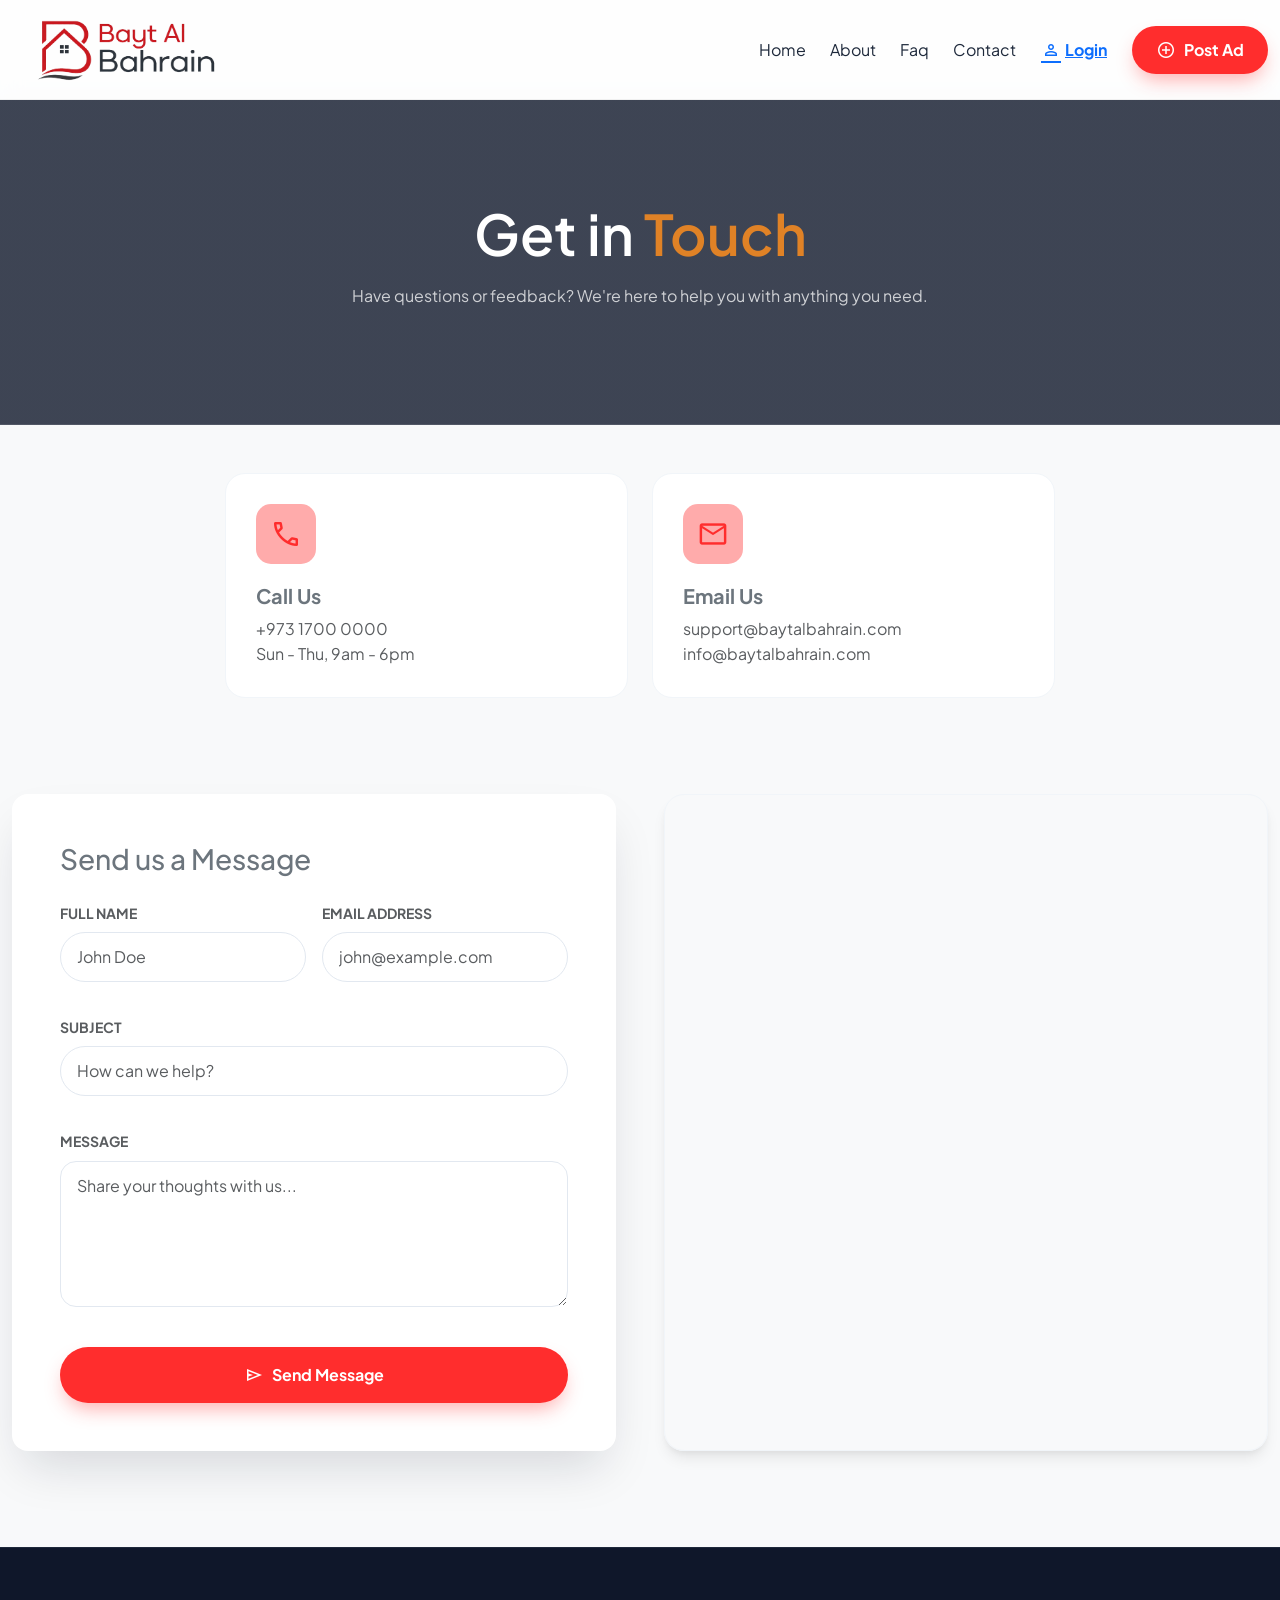
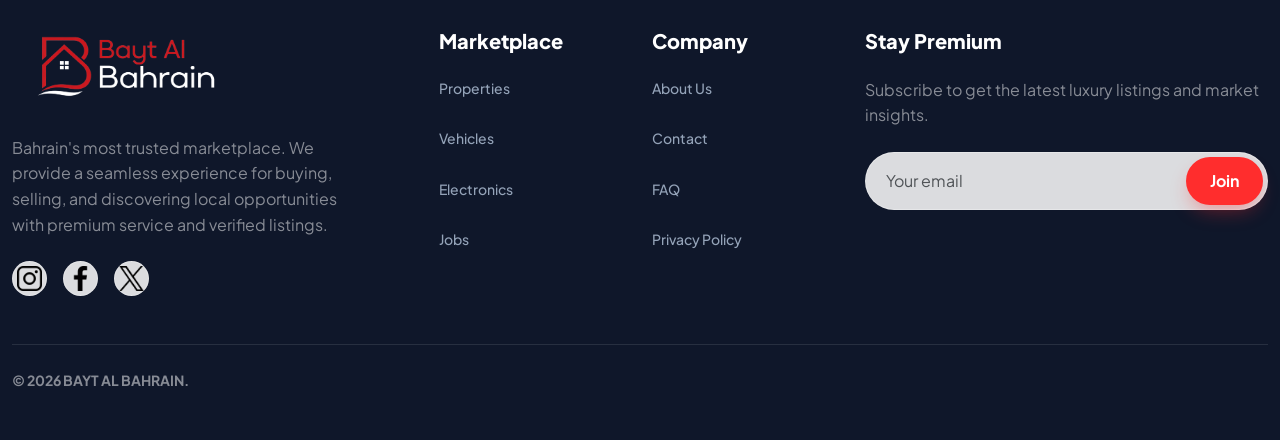
<file: contact.html>
<!DOCTYPE html>
<html lang="en">

<head>
    <meta charset="UTF-8">
    <meta name="viewport" content="width=device-width, initial-scale=1.0">
    <title>Contact Us | Bayt Al Bahrain</title>

    <!-- Google Fonts -->
    <link rel="preconnect" href="https://fonts.googleapis.com">
    <link rel="preconnect" href="https://fonts.gstatic.com" crossorigin>
    <link href="https://fonts.googleapis.com/css2?family=Plus+Jakarta+Sans:wght@300;400;500;600;700&display=swap"
        rel="stylesheet">
    <link href="https://fonts.googleapis.com/css2?family=Material+Symbols+Outlined:wght,FILL@100..700,0..1&display=swap"
        rel="stylesheet" />

    <!-- Bootstrap 5 CSS -->
    <link href="https://cdn.jsdelivr.net/npm/bootstrap@5.3.2/dist/css/bootstrap.min.css" rel="stylesheet">

    <!-- Custom CSS -->
    <link rel="stylesheet" href="assets/css/style.css">

    <style>
        .contact-hero {
            background: linear-gradient(rgba(15, 23, 42, 0.8), rgba(15, 23, 42, 0.8)), 
            url('https://images.unsplash.com/photo-1523966211575-eb4a01e7dd51?auto=format&fit=crop&w=1920&q=80');
            background-size: cover;
            background-position: center;
            padding: 100px 0;
            color: white;
            text-align: center;
        }

        .contact-card {
            background: white;
            border-radius: 20px;
            padding: 30px;
            height: 100%;
            transition: var(--transition);
            border: 1px solid var(--border-light);
        }

        .contact-card:hover {
            transform: translateY(-5px);
            box-shadow: var(--shadow-lg);
        }

        .contact-icon-wrapper {
            width: 60px;
            height: 60px;
            background: var(--primary-glow);
            color: var(--primary);
            border-radius: 15px;
            display: flex;
            align-items: center;
            justify-content: center;
            margin-bottom: 20px;
        }

        .map-container {
            border-radius: 20px;
            overflow: hidden;
            box-shadow: var(--shadow-md);
            height: 400px;
            border: 1px solid var(--border-light);
        }
    </style>
</head>

<body class="bg-light">

    <!-- Header Section -->
    <header class="main-header">
        <div class="container-xxl">
            <div class="d-flex justify-content-between align-items-center h-100">
                <!-- Logo Section -->
                <div class="d-flex align-items-center gap-3">
                    <a href="index.html" class="d-flex align-items-center gap-3 text-decoration-none">
                        <img src="./assets/images/logo.png" class="header-logo-img" width="220" alt="Bayt Al Bahrain">
                    </a>
                </div>

                <!-- Right Actions -->
                <div class="d-flex align-items-center gap-2 gap-md-4">
                    <a href="index.html" class="nav-link-premium d-none d-lg-block">Home</a>
                    <a href="about.html" class="nav-link-premium d-none d-lg-block">About</a>
                    <a href="faq.html" class="nav-link-premium d-none d-lg-block">Faq</a>
                    <a href="contact.html" class="nav-link-premium d-none d-lg-block active">Contact</a>

                    <a href="#" class="btn btn-link nav-link-premium d-flex align-items-center gap-1 p-0">
                        <span class="material-symbols-outlined fs-5">person</span>
                        <span>Login</span>
                    </a>

                    <a href="post-ad.html"
                        class="btn btn-primary d-flex align-items-center gap-2 px-4 rounded-pill shadow-premium text-decoration-none">
                        <span class="material-symbols-outlined fs-5">add_circle</span>
                        <span class="d-none d-sm-inline">Post Ad</span>
                    </a>
                </div>
            </div>
        </div>
    </header>

    <main>
        <!-- Hero Section -->
        <section class="contact-hero">
            <div class="container-xxl">
                <h1 class="display-4 fw-semibold text-white mb-3">Get in <span class="text-gradient">Touch</span></h1>
                <p class="fs-6 opacity-75 mx-auto" style="max-width: 600px;">
                    Have questions or feedback? We're here to help you with anything you need.
                </p>
            </div>
        </section>

        <!-- Contact Info Cards -->
        <section class="py-5 mt-n5 position-relative z-2">
            <div class="container-xxl">
                <div class="row g-4 justify-content-center">
                    <!-- <div class="col-md-4">
                        <div class="contact-card">
                            <div class="contact-icon-wrapper">
                                <span class="material-symbols-outlined fs-2">location_on</span>
                            </div>
                            <h3 class="h5 fw-bold mb-2 text-secondary">Visit Us</h3>
                            <p class="text-muted mb-0">Seef District, Manama,<br>Kingdom of Bahrain</p>
                        </div>
                    </div> -->
                    <div class="col-md-4">
                        <div class="contact-card">
                            <div class="contact-icon-wrapper">
                                <span class="material-symbols-outlined fs-2">call</span>
                            </div>
                            <h3 class="h5 fw-bold mb-2 text-secondary">Call Us</h3>
                            <p class="text-muted mb-0">+973 1700 0000<br>Sun - Thu, 9am - 6pm</p>
                        </div>
                    </div>
                    <div class="col-md-4">
                        <div class="contact-card">
                            <div class="contact-icon-wrapper">
                                <span class="material-symbols-outlined fs-2">mail</span>
                            </div>
                            <h3 class="h5 fw-bold mb-2 text-secondary">Email Us</h3>
                            <p class="text-muted mb-0">support@baytalbahrain.com<br>info@baytalbahrain.com</p>
                        </div>
                    </div>
                </div>
            </div>
        </section>

        <!-- Form & Map Section -->
        <section class="py-5">
            <div class="container-xxl">
                <div class="row g-5">
                    <!-- Contact Form -->
                    <div class="col-lg-6">
                        <div class="card border-0 shadow-premium rounded-4 p-4 p-md-5 bg-white">
                            <h2 class="h3 fw-800 mb-4 text-secondary">Send us a Message</h2>
                            <form action="/submit-contact" method="POST">
                                <div class="row g-3">
                                    <div class="col-md-6">
                                        <div class="form-group mb-3">
                                            <label for="name"
                                                class="form-label small fw-bold text-uppercase text-muted">Full
                                                Name</label>
                                            <input type="text" class="form-control rounded-pill" id="name" name="name"
                                                placeholder="John Doe" required>
                                        </div>
                                    </div>
                                    <div class="col-md-6">
                                        <div class="form-group mb-3">
                                            <label for="email"
                                                class="form-label small fw-bold text-uppercase text-muted">Email
                                                Address</label>
                                            <input type="email" class="form-control rounded-pill" id="email"
                                                name="email" placeholder="john@example.com" required>
                                        </div>
                                    </div>
                                    <div class="col-12">
                                        <div class="form-group mb-3">
                                            <label for="subject"
                                                class="form-label small fw-bold text-uppercase text-muted">Subject</label>
                                            <input type="text" class="form-control rounded-pill" id="subject"
                                                name="subject" placeholder="How can we help?">
                                        </div>
                                    </div>
                                    <div class="col-12">
                                        <div class="form-group mb-4">
                                            <label for="message"
                                                class="form-label small fw-bold text-uppercase text-muted">Message</label>
                                            <textarea class="form-control rounded-4" id="message" name="message"
                                                rows="5" placeholder="Share your thoughts with us..."
                                                required></textarea>
                                        </div>
                                    </div>
                                    <div class="col-12">
                                        <button type="submit"
                                            class="btn btn-primary w-100 py-3 rounded-pill shadow-premium">
                                            <span class="material-symbols-outlined fs-5">send</span>
                                            Send Message
                                        </button>
                                    </div>
                                </div>
                            </form>
                        </div>
                    </div>

                    <!-- Map -->
                    <div class="col-lg-6">
                        <div class="map-container w-100 h-100">
                            <iframe
                                src="https://www.google.com/maps/embed?pb=!1m18!1m12!1m13!1d57271.95420455823!2d50.50428359273926!3d26.21299944321262!2m3!1f0!2f0!3f0!3m2!1i1024!2i768!4f13.1!3m3!1m2!1s0x3e49af29c426f8d3%3A0x642055653b6ee9b!2sSeef%2C%20Manama!5e0!3m2!1sen!2sbh!4v1709540000000!5m2!1sen!2sbh"
                                width="100%" height="100%" style="border:0;" allowfullscreen="" loading="lazy"
                                referrerpolicy="no-referrer-when-downgrade">
                            </iframe>
                        </div>
                    </div>
                </div>
            </div>
        </section>
    </main>

    <!-- Footer Section -->
    <footer class="pt-5 mt-5">
        <div class="container-xxl py-2">
            <div class="row gy-5 mb-5">
                <!-- Brand & Description -->
                <div class="col-lg-4">
                    <div class="mb-2">
                        <img src="./assets/images/logo-w.png" width="220" alt="Bayt Al Bahrain">
                    </div>
                    <p class="text-white opacity-50 mb-4 pe-lg-5">
                        Bahrain's most trusted marketplace. We provide a seamless experience for buying, selling, and
                        discovering local opportunities with premium service and verified listings.
                    </p>
                    <div class="d-flex gap-3">
                        <a href="#" class="social-btn glass-effect p-2 rounded-circle"><img
                                src="/assets/images/instagram.png" width="25" alt="Instagram"></a>
                        <a href="#" class="social-btn glass-effect p-2 rounded-circle"><img
                                src="/assets/images/facebook.png" width="25" alt="Facebook"></a>
                        <a href="#" class="social-btn glass-effect p-2 rounded-circle"><img
                                src="/assets/images/twitter.png" width="25" alt="Twitter"></a>
                    </div>
                </div>

                <!-- Column 2 -->
                <div class="col-lg-2 col-md-4">
                    <h5 class="text-white fw-800 mb-4 mt-4">Marketplace</h5>
                    <ul class="list-unstyled d-flex flex-column gap-3">
                        <li><a href="property-listings.html" class="footer-link">Properties</a></li>
                        <li><a href="car-listings.html" class="footer-link">Vehicles</a></li>
                        <li><a href="electronics-listings.html" class="footer-link">Electronics</a></li>
                        <li><a href="job-listings.html" class="footer-link">Jobs</a></li>
                    </ul>
                </div>

                <!-- Column 3 -->
                <div class="col-lg-2 col-md-4">
                    <h5 class="text-white fw-800 mb-4 mt-4">Company</h5>
                    <ul class="list-unstyled d-flex flex-column gap-3">
                        <li><a href="about.html" class="footer-link">About Us</a></li>
                        <li><a href="contact.html" class="footer-link">Contact</a></li>
                        <li><a href="faq.html" class="footer-link">FAQ</a></li>
                        <li><a href="#" class="footer-link">Privacy Policy</a></li>
                    </ul>
                </div>

                <!-- Newsletter -->
                <div class="col-lg-4 col-md-4">
                    <h5 class="text-white fw-800 mb-4 mt-4">Stay Premium</h5>
                    <p class="text-white opacity-50 mb-4">Subscribe to get the latest luxury listings and market
                        insights.</p>
                    <div class="input-group mb-3 glass-effect p-1 rounded-pill">
                        <input type="text" class="form-control border-0 bg-transparent text-white ps-3"
                            placeholder="Your email">
                        <button class="btn btn-primary rounded-pill px-4">Join</button>
                    </div>
                </div>
            </div>

            <div
                class="border-top border-white border-opacity-10 pt-4 d-flex flex-column flex-md-row justify-content-between align-items-center gap-3">
                <p class="mb-0 text-white opacity-50 small fw-bold text-uppercase tracking-widest">© 2026 Bayt Al
                    Bahrain.</p>
                <!-- <div class="d-flex gap-4 small fw-bold text-uppercase tracking-widest">
                    <a href="#" class="text-white opacity-50 text-decoration-none hover-white">Support</a>
                    <a href="#" class="text-white opacity-50 text-decoration-none hover-white">API</a>
                </div> -->
            </div>
        </div>
    </footer>

    <!-- Bootstrap JS -->
    <script src="https://cdn.jsdelivr.net/npm/bootstrap@5.3.2/dist/js/bootstrap.bundle.min.js"></script>
    <!-- Custom JS -->
    <script src="assets/js/main.js"></script>
</body>

</html>
</file>
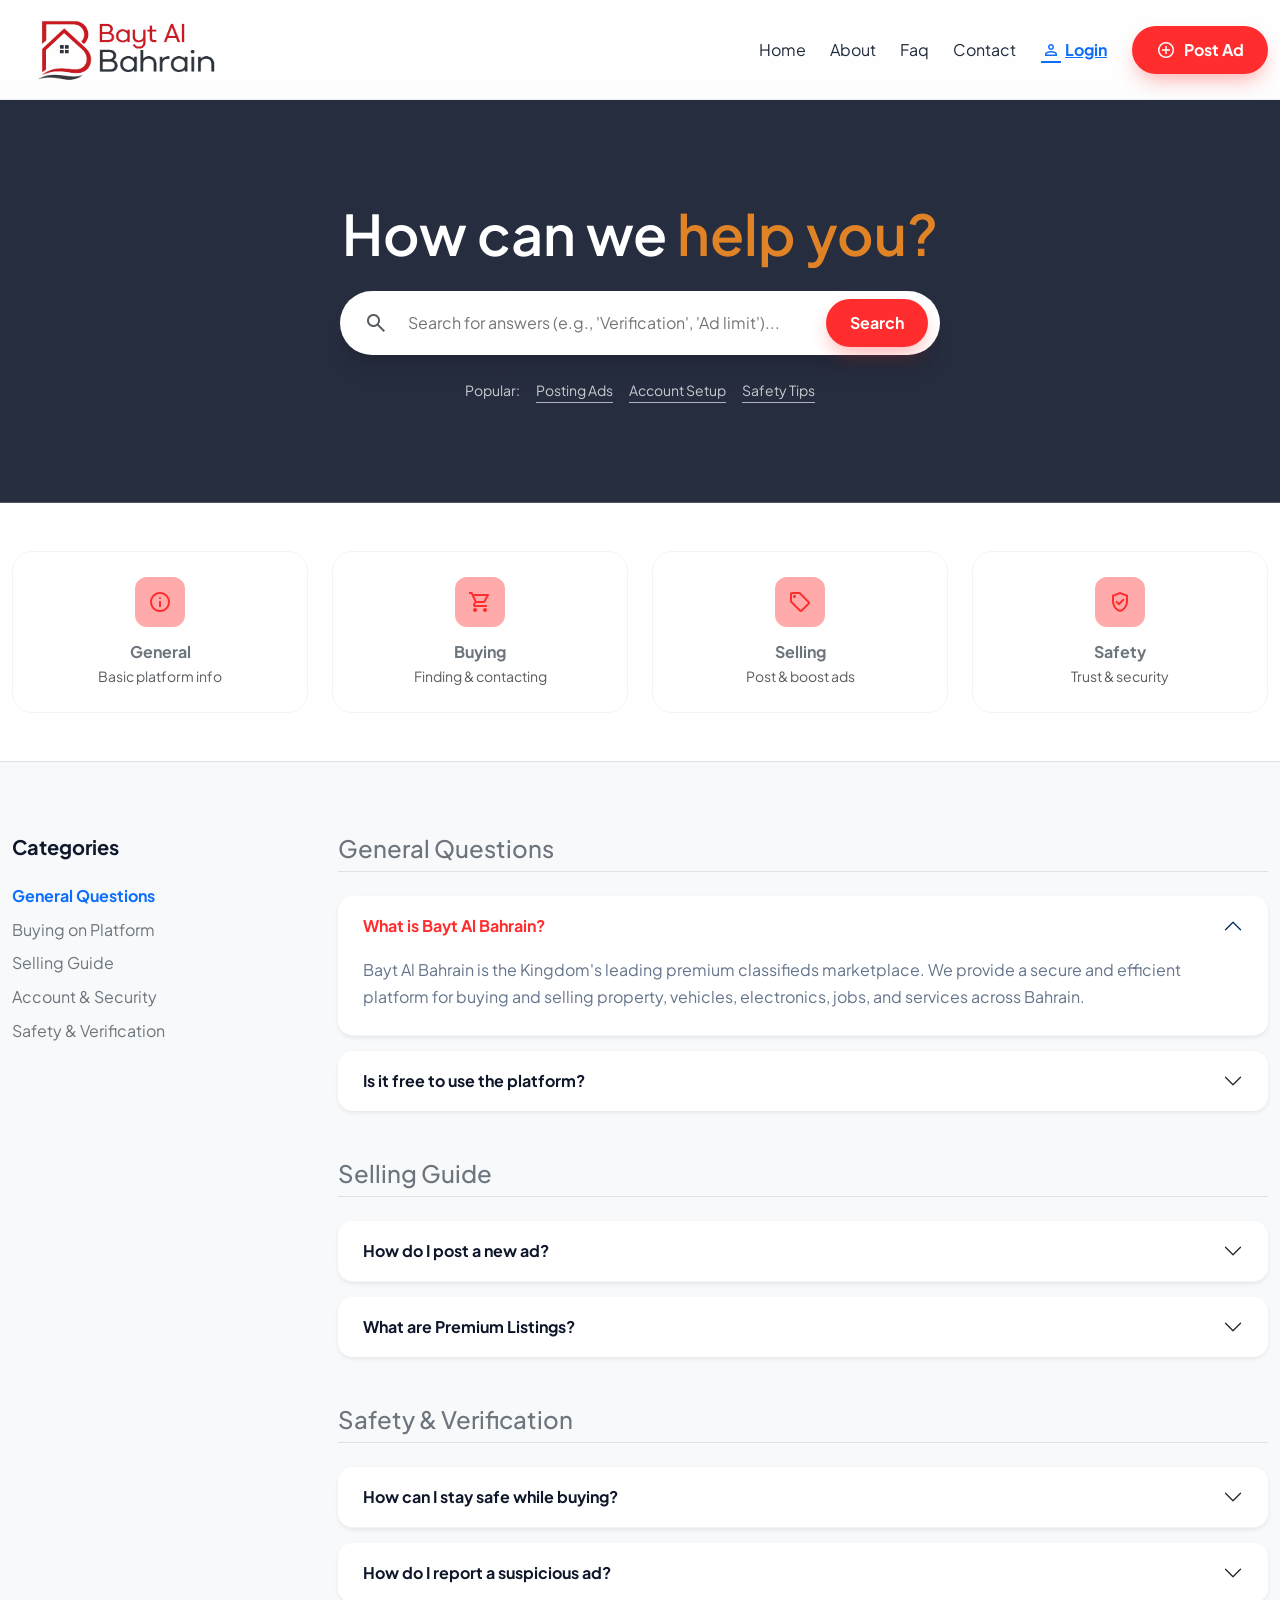
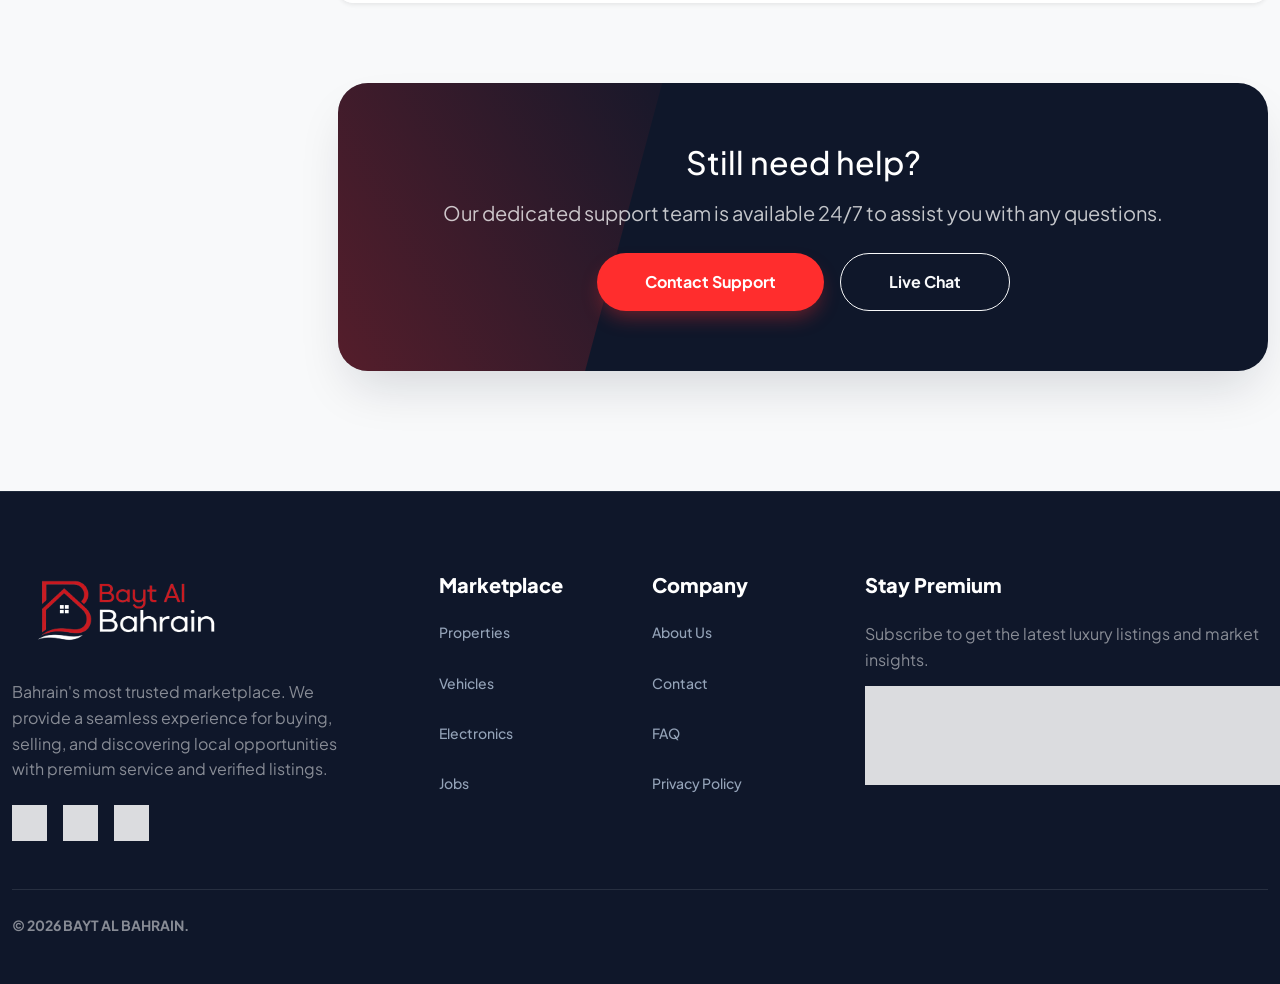
<file: faq.html>
<!DOCTYPE html>
<html lang="en">

<head>
    <meta charset="UTF-8">
    <meta name="viewport" content="width=device-width, initial-scale=1.0">
    <title>Frequently Asked Questions | Bayt Al Bahrain</title>

    <!-- Google Fonts -->
    <link rel="preconnect" href="https://fonts.googleapis.com">
    <link rel="preconnect" href="https://fonts.gstatic.com" crossorigin>
    <link href="https://fonts.googleapis.com/css2?family=Plus+Jakarta+Sans:wght@300;400;500;600;700&display=swap"
        rel="stylesheet">
    <link href="https://fonts.googleapis.com/css2?family=Material+Symbols+Outlined:wght,FILL@100..700,0..1&display=swap"
        rel="stylesheet" />

    <!-- Bootstrap 5 CSS -->
    <link href="https://cdn.jsdelivr.net/npm/bootstrap@5.3.2/dist/css/bootstrap.min.css" rel="stylesheet">

    <!-- Custom CSS -->
    <link rel="stylesheet" href="assets/css/style.css">

    <style>
        .faq-hero {
            background: linear-gradient(rgba(15, 23, 42, 0.9), rgba(15, 23, 42, 0.9)), url('https://images.unsplash.com/photo-1454165833767-027ffea9e51b?auto=format&fit=crop&w=1920&q=80');
            background-size: cover;
            background-position: center;
            padding: 100px 0;
            color: white;
            text-align: center;
        }

        .faq-search-box {
            max-width: 600px;
            margin-inline: auto;
            background: white;
            border-radius: 9999px;
            padding: 8px;
            display: flex;
            align-items: center;
            box-shadow: var(--shadow-lg);
        }

        .faq-search-box input {
            border: none;
            padding: 10px 20px;
            width: 100%;
            border-radius: 9999px;
            font-size: 1rem;
            color: var(--secondary);
        }

        .faq-search-box input:focus {
            outline: none;
        }

        .faq-category-card {
            background: white;
            border: 1px solid var(--border-light);
            border-radius: 20px;
            padding: 25px;
            text-align: center;
            transition: var(--transition);
            cursor: pointer;
            text-decoration: none;
            display: block;
            height: 100%;
        }

        .faq-category-card:hover {
            transform: translateY(-5px);
            box-shadow: var(--shadow-md);
            border-color: var(--primary);
        }

        .faq-category-icon {
            width: 50px;
            height: 50px;
            background: var(--primary-glow);
            color: var(--primary);
            border-radius: 12px;
            display: flex;
            align-items: center;
            justify-content: center;
            margin: 0 auto 15px;
        }

        .accordion-item {
            border: 1px solid var(--border-light);
            border-radius: 15px !important;
            margin-bottom: 15px;
            overflow: hidden;
            background: white;
        }

        .accordion-button {
            padding: 20px 25px;
            font-weight: 700;
            color: var(--secondary);
            background: white;
        }

        .accordion-button:not(.collapsed) {
            background: white;
            color: var(--primary);
            box-shadow: none;
        }

        .accordion-button::after {
            background-size: 1.25rem;
        }

        .accordion-body {
            padding: 0 25px 25px;
            color: var(--text-muted);
            line-height: 1.7;
        }

        .help-banner {
            background: var(--secondary);
            border-radius: 30px;
            padding: 60px;
            text-align: center;
            color: white;
            margin-top: 80px;
            position: relative;
            overflow: hidden;
        }

        .help-banner::before {
            content: '';
            position: absolute;
            top: -50%;
            left: -10%;
            width: 40%;
            height: 200%;
            background: linear-gradient(45deg, var(--primary-glow), transparent);
            transform: rotate(15deg);
            pointer-events: none;
        }
    </style>
</head>

<body class="bg-light">

    <!-- Header Section -->
    <header class="main-header">
        <div class="container-xxl">
            <div class="d-flex justify-content-between align-items-center h-100">
                <!-- Logo Section -->
                <div class="d-flex align-items-center gap-3">
                    <a href="index.html" class="d-flex align-items-center gap-3 text-decoration-none">
                        <img src="./assets/images/logo.png" class="header-logo-img" width="220" alt="Bayt Al Bahrain">
                    </a>
                </div>

                <!-- Right Actions -->
                <div class="d-flex align-items-center gap-2 gap-md-4">
                    <a href="index.html" class="nav-link-premium d-none d-lg-block">Home</a>
                    <a href="about.html" class="nav-link-premium d-none d-lg-block">About</a>
                    <a href="faq.html" class="nav-link-premium d-none d-lg-block active">Faq</a>
                    <a href="contact.html" class="nav-link-premium d-none d-lg-block">Contact</a>

                    <a href="#" class="btn btn-link nav-link-premium d-flex align-items-center gap-1 p-0">
                        <span class="material-symbols-outlined fs-5">person</span>
                        <span>Login</span>
                    </a>

                    <a href="post-ad.html"
                        class="btn btn-primary d-flex align-items-center gap-2 px-4 rounded-pill shadow-premium text-decoration-none">
                        <span class="material-symbols-outlined fs-5">add_circle</span>
                        <span class="d-none d-sm-inline">Post Ad</span>
                    </a>
                </div>
            </div>
        </div>
    </header>

    <main>
        <!-- Hero Section -->
        <section class="faq-hero">
            <div class="container-xxl">
                <h1 class="display-4 fw-semibold text-white mb-4">How can we <span class="text-gradient">help you?</span></h1>
                <div class="faq-search-box mb-4">
                    <span class="material-symbols-outlined text-muted ms-3">search</span>
                    <input type="text" placeholder="Search for answers (e.g., 'Verification', 'Ad limit')...">
                    <button class="btn btn-primary rounded-pill px-4 mx-1">Search</button>
                </div>
                <div class="d-flex justify-content-center gap-3 opacity-75 small">
                    <span>Popular:</span>
                    <a href="#selling" class="text-white text-decoration-none border-bottom">Posting Ads</a>
                    <a href="#account" class="text-white text-decoration-none border-bottom">Account Setup</a>
                    <a href="#safety" class="text-white text-decoration-none border-bottom">Safety Tips</a>
                </div>
            </div>
        </section>

        <!-- Categories Section -->
        <section class="border-bottom bg-white py-5">
            <div class="container-xxl">
                <div class="row g-4">
                    <div class="col-md-3">
                        <a href="#general" class="faq-category-card">
                            <div class="faq-category-icon">
                                <span class="material-symbols-outlined">info</span>
                            </div>
                            <h3 class="h6 fw-bold mb-1 text-secondary">General</h3>
                            <p class="small text-muted mb-0">Basic platform info</p>
                        </a>
                    </div>
                    <div class="col-md-3">
                        <a href="#buying" class="faq-category-card">
                            <div class="faq-category-icon">
                                <span class="material-symbols-outlined">shopping_cart</span>
                            </div>
                            <h3 class="h6 fw-bold mb-1 text-secondary">Buying</h3>
                            <p class="small text-muted mb-0">Finding & contacting</p>
                        </a>
                    </div>
                    <div class="col-md-3">
                        <a href="#selling" class="faq-category-card">
                            <div class="faq-category-icon">
                                <span class="material-symbols-outlined">sell</span>
                            </div>
                            <h3 class="h6 fw-bold mb-1 text-secondary">Selling</h3>
                            <p class="small text-muted mb-0">Post & boost ads</p>
                        </a>
                    </div>
                    <div class="col-md-3">
                        <a href="#safety" class="faq-category-card">
                            <div class="faq-category-icon">
                                <span class="material-symbols-outlined">verified_user</span>
                            </div>
                            <h3 class="h6 fw-bold mb-1 text-secondary">Safety</h3>
                            <p class="small text-muted mb-0">Trust & security</p>
                        </a>
                    </div>
                </div>
            </div>
        </section>

        <!-- FAQ Content Section -->
        <section class="py-5">
            <div class="container-xxl py-4">
                <div class="row g-5">
                    <!-- Sidebar Navigation -->
                    <div class="col-lg-3 d-none d-lg-block">
                        <div class="sticky-top" style="top: 120px;">
                            <h5 class="fw-bold mb-4">Categories</h5>
                            <nav class="nav flex-column gap-2">
                                <a class="nav-link p-0 text-primary fw-bold" href="#general">General Questions</a>
                                <a class="nav-link p-0 text-secondary" href="#buying">Buying on Platform</a>
                                <a class="nav-link p-0 text-secondary" href="#selling">Selling Guide</a>
                                <a class="nav-link p-0 text-secondary" href="#account">Account & Security</a>
                                <a class="nav-link p-0 text-secondary" href="#safety">Safety & Verification</a>
                            </nav>
                        </div>
                    </div>

                    <!-- Accordions -->
                    <div class="col-lg-9">
                        <!-- General -->
                        <div id="general" class="mb-5">
                            <h2 class="h4 fw-800 text-secondary mb-4 pb-2 border-bottom">General Questions</h2>
                            <div class="accordion accordion-flush" id="generalAccordion">
                                <div class="accordion-item shadow-sm">
                                    <h2 class="accordion-header">
                                        <button class="accordion-button" type="button" data-bs-toggle="collapse"
                                            data-bs-target="#q1">
                                            What is Bayt Al Bahrain?
                                        </button>
                                    </h2>
                                    <div id="q1" class="accordion-collapse collapse show"
                                        data-bs-parent="#generalAccordion">
                                        <div class="accordion-body">
                                            Bayt Al Bahrain is the Kingdom's leading premium classifieds marketplace. We
                                            provide a secure and efficient platform for buying and selling property,
                                            vehicles, electronics, jobs, and services across Bahrain.
                                        </div>
                                    </div>
                                </div>
                                <div class="accordion-item shadow-sm">
                                    <h2 class="accordion-header">
                                        <button class="accordion-button collapsed" type="button"
                                            data-bs-toggle="collapse" data-bs-target="#q2">
                                            Is it free to use the platform?
                                        </button>
                                    </h2>
                                    <div id="q2" class="accordion-collapse collapse" data-bs-parent="#generalAccordion">
                                        <div class="accordion-body">
                                            Yes, browsing and basic ad posting are completely free. We also offer
                                            premium boosting options for sellers who want to increase their visibility
                                            and reach a larger audience quickly.
                                        </div>
                                    </div>
                                </div>
                            </div>
                        </div>

                        <!-- Selling -->
                        <div id="selling" class="mb-5">
                            <h2 class="h4 fw-800 text-secondary mb-4 pb-2 border-bottom">Selling Guide</h2>
                            <div class="accordion accordion-flush" id="sellingAccordion">
                                <div class="accordion-item shadow-sm">
                                    <h2 class="accordion-header">
                                        <button class="accordion-button collapsed" type="button"
                                            data-bs-toggle="collapse" data-bs-target="#sq1">
                                            How do I post a new ad?
                                        </button>
                                    </h2>
                                    <div id="sq1" class="accordion-collapse collapse"
                                        data-bs-parent="#sellingAccordion">
                                        <div class="accordion-body">
                                            Simply click the "Post Ad" button in the header, select your category, add
                                            details and high-quality photos, and your ad will be live after a quick
                                            verification process.
                                        </div>
                                    </div>
                                </div>
                                <div class="accordion-item shadow-sm">
                                    <h2 class="accordion-header">
                                        <button class="accordion-button collapsed" type="button"
                                            data-bs-toggle="collapse" data-bs-target="#sq2">
                                            What are Premium Listings?
                                        </button>
                                    </h2>
                                    <div id="sq2" class="accordion-collapse collapse"
                                        data-bs-parent="#sellingAccordion">
                                        <div class="accordion-body">
                                            Premium Listings appear at the top of search results and category pages,
                                            ensuring maximum exposure. They typically receive 10x more views than
                                            standard ads.
                                        </div>
                                    </div>
                                </div>
                            </div>
                        </div>

                        <!-- Safety -->
                        <div id="safety" class="mb-5">
                            <h2 class="h4 fw-800 text-secondary mb-4 pb-2 border-bottom">Safety & Verification</h2>
                            <div class="accordion accordion-flush" id="safetyAccordion">
                                <div class="accordion-item shadow-sm">
                                    <h2 class="accordion-header">
                                        <button class="accordion-button collapsed" type="button"
                                            data-bs-toggle="collapse" data-bs-target="#saq1">
                                            How can I stay safe while buying?
                                        </button>
                                    </h2>
                                    <div id="saq1" class="accordion-collapse collapse"
                                        data-bs-parent="#safetyAccordion">
                                        <div class="accordion-body">
                                            Always meet in public places, inspect items before paying, and never share
                                            personal financial info. Look for "Verified Seller" badges for added
                                            confidence.
                                        </div>
                                    </div>
                                </div>
                                <div class="accordion-item shadow-sm">
                                    <h2 class="accordion-header">
                                        <button class="accordion-button collapsed" type="button"
                                            data-bs-toggle="collapse" data-bs-target="#saq2">
                                            How do I report a suspicious ad?
                                        </button>
                                    </h2>
                                    <div id="saq2" class="accordion-collapse collapse"
                                        data-bs-parent="#safetyAccordion">
                                        <div class="accordion-body">
                                            Use the "Report" button on the ad details page. Our moderation team reviews
                                            all reports within 24 hours to keep the platform safe.
                                        </div>
                                    </div>
                                </div>
                            </div>
                        </div>

                        <!-- Help Banner -->
                        <div class="help-banner shadow-premium">
                            <h2 class="h2 fw-800 mb-3">Still need help?</h2>
                            <p class="opacity-75 fs-5 mb-4">Our dedicated support team is available 24/7 to assist you
                                with any questions.</p>
                            <div class="d-flex justify-content-center gap-3">
                                <a href="contact.html" class="btn btn-primary px-5 py-3 rounded-pill h6 mb-0">Contact
                                    Support</a>
                                <a href="#" class="btn btn-outline-light px-5 py-3 rounded-pill h6 mb-0">Live Chat</a>
                            </div>
                        </div>
                    </div>
                </div>
            </div>
        </section>
    </main>

    <!-- Footer Section -->
    <footer class="pt-5 mt-5">
        <div class="container-xxl py-2">
            <div class="row gy-5 mb-5">
                <!-- Brand & Description -->
                <div class="col-lg-4">
                    <div class="mb-2">
                        <img src="./assets/images/logo-w.png" width="220" alt="Bayt Al Bahrain">
                    </div>
                    <p class="text-white opacity-50 mb-4 pe-lg-5">
                        Bahrain's most trusted marketplace. We provide a seamless experience for buying, selling, and
                        discovering local opportunities with premium service and verified listings.
                    </p>
                    <div class="d-flex gap-3">
                        <a href="#" class="social-btn glass-effect p-2 rounded-circle"><img
                                src="/assets/images/instagram.png" width="25" alt="Instagram"></a>
                        <a href="#" class="social-btn glass-effect p-2 rounded-circle"><img
                                src="/assets/images/facebook.png" width="25" alt="Facebook"></a>
                        <a href="#" class="social-btn glass-effect p-2 rounded-circle"><img
                                src="/assets/images/twitter.png" width="25" alt="Twitter"></a>
                    </div>
                </div>

                <!-- Column 2 -->
                <div class="col-lg-2 col-md-4">
                    <h5 class="text-white fw-800 mb-4 mt-4">Marketplace</h5>
                    <ul class="list-unstyled d-flex flex-column gap-3">
                        <li><a href="property-listings.html" class="footer-link">Properties</a></li>
                        <li><a href="car-listings.html" class="footer-link">Vehicles</a></li>
                        <li><a href="electronics-listings.html" class="footer-link">Electronics</a></li>
                        <li><a href="job-listings.html" class="footer-link">Jobs</a></li>
                    </ul>
                </div>

                <!-- Column 3 -->
                <div class="col-lg-2 col-md-4">
                    <h5 class="text-white fw-800 mb-4 mt-4">Company</h5>
                    <ul class="list-unstyled d-flex flex-column gap-3">
                        <li><a href="about.html" class="footer-link">About Us</a></li>
                        <li><a href="contact.html" class="footer-link">Contact</a></li>
                        <li><a href="faq.html" class="footer-link">FAQ</a></li>
                        <li><a href="#" class="footer-link">Privacy Policy</a></li>
                    </ul>
                </div>

                <!-- Newsletter -->
                <div class="col-lg-4 col-md-4">
                    <h5 class="text-white fw-800 mb-4 mt-4">Stay Premium</h5>
                    <p class="text-white opacity-50 mb-4">Subscribe to get the latest luxury listings and market
                        insights.</p>
                    <div class="input-group mb-3 glass-effect p-1 rounded-pill">
                        <input type="text" class="form-control border-0 bg-transparent text-white ps-3"
                            placeholder="Your email">
                        <button class="btn btn-primary rounded-pill px-4">Join</button>
                    </div>
                </div>
            </div>

            <div
                class="border-top border-white border-opacity-10 pt-4 d-flex flex-column flex-md-row justify-content-between align-items-center gap-3">
                <p class="mb-0 text-white opacity-50 small fw-bold text-uppercase tracking-widest">© 2026 Bayt Al
                    Bahrain.</p>
                <!-- <div class="d-flex gap-4 small fw-bold text-uppercase tracking-widest">
                    <a href="#" class="text-white opacity-50 text-decoration-none hover-white">Support</a>
                    <a href="#" class="text-white opacity-50 text-decoration-none hover-white">API</a>
                </div> -->
            </div>
        </div>
    </footer>

    <!-- Bootstrap JS -->
    <script src="https://cdn.jsdelivr.net/npm/bootstrap@5.3.2/dist/js/bootstrap.bundle.min.js"></script>
    <!-- Custom JS -->
    <script src="assets/js/main.js"></script>
</body>

</html>
</file>
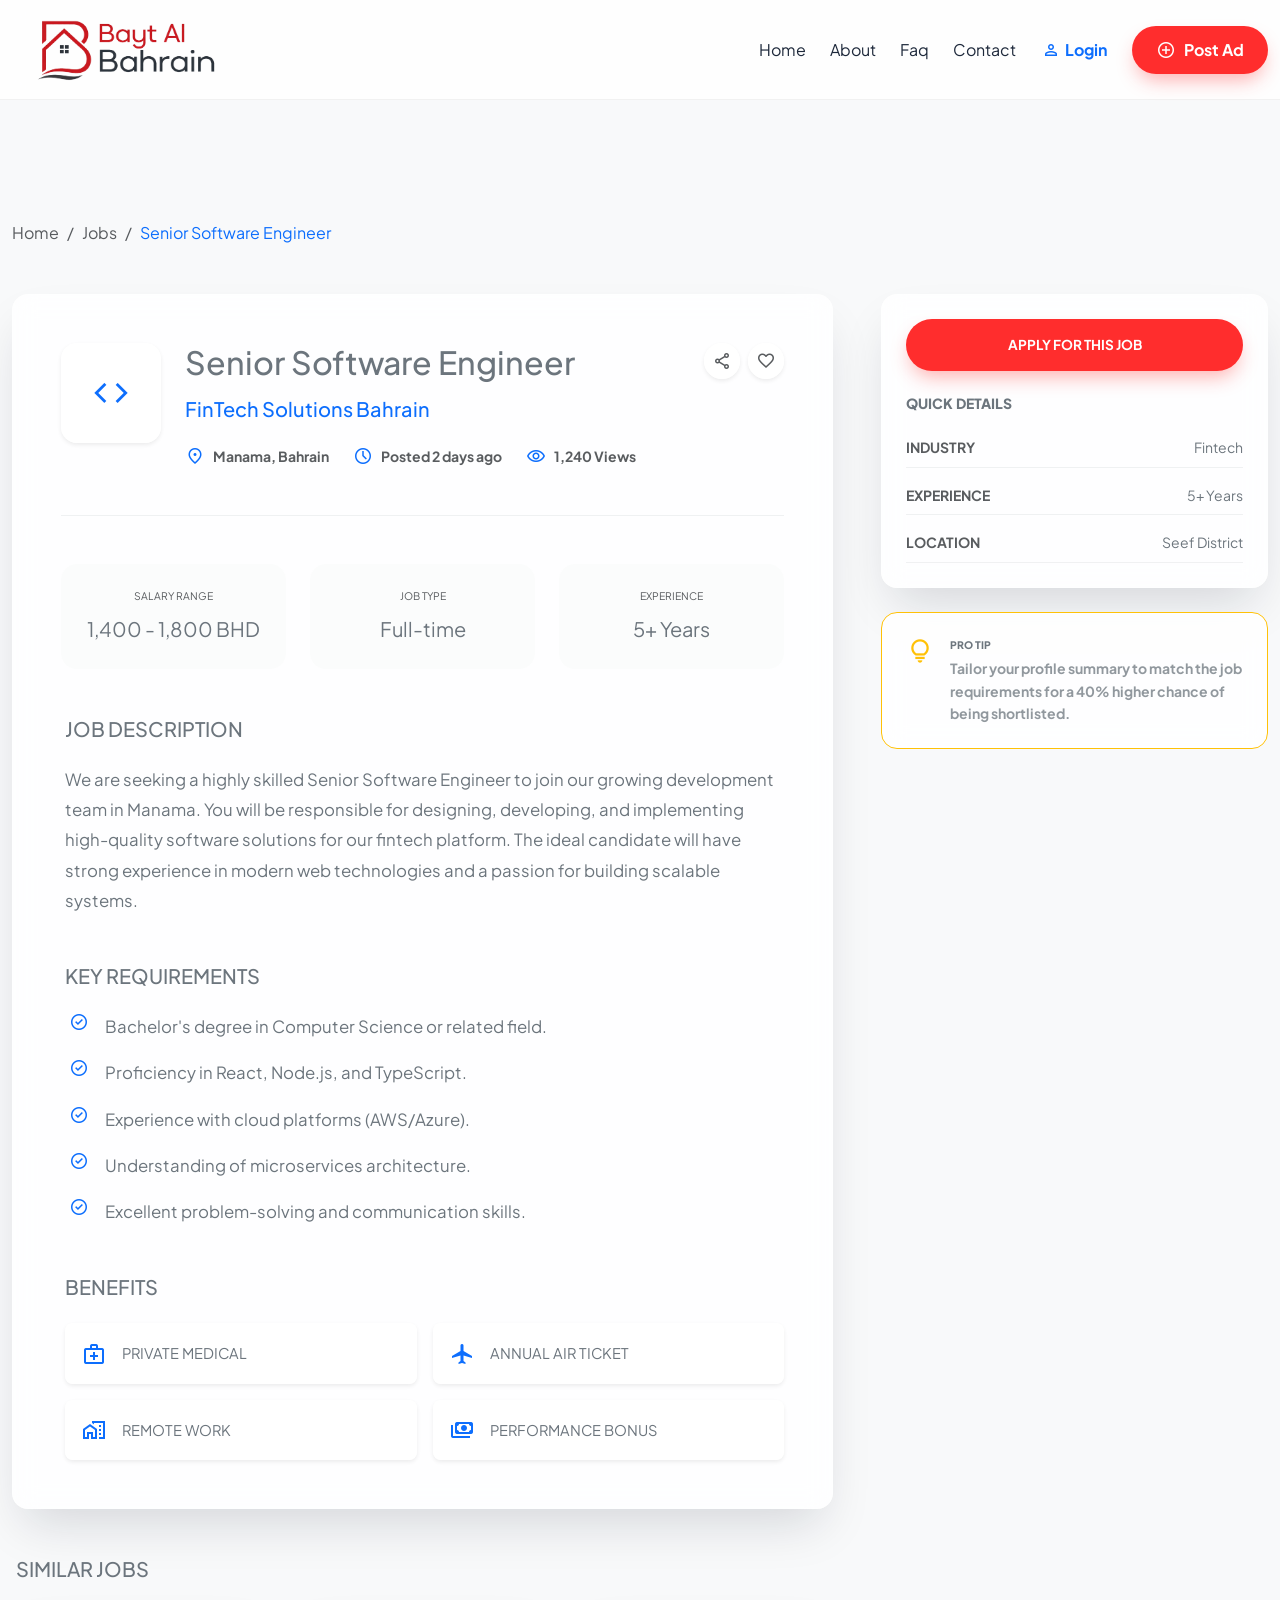
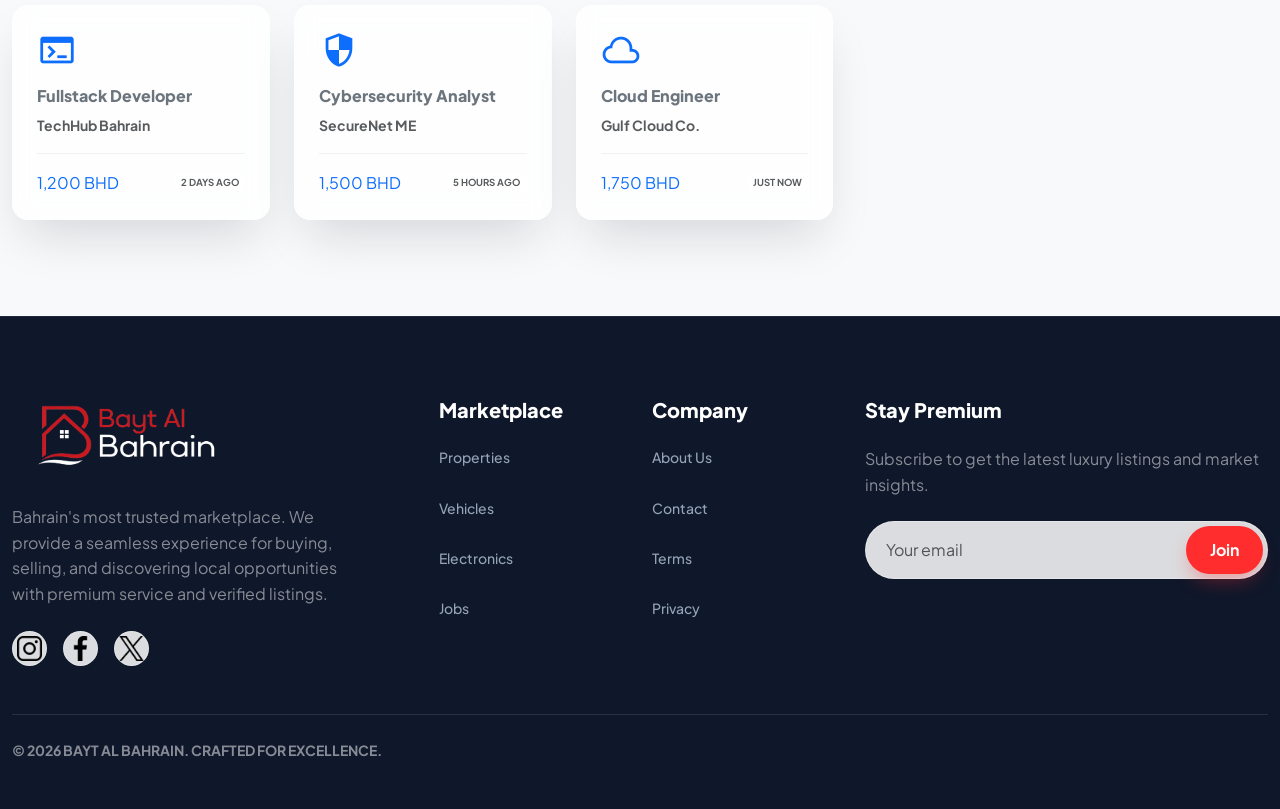
<file: job-details.html>
<!DOCTYPE html>
<html lang="en">

<head>
    <meta charset="UTF-8">
    <meta name="viewport" content="width=device-width, initial-scale=1.0">
    <title>Senior Software Engineer | Career Hub | Bayt Al Bahrain</title>

    <!-- Google Fonts -->
    <link rel="preconnect" href="https://fonts.googleapis.com">
    <link rel="preconnect" href="https://fonts.gstatic.com" crossorigin>
    <link href="https://fonts.googleapis.com/css2?family=Plus+Jakarta+Sans:wght@300;400;500;600;700;800&display=swap"
        rel="stylesheet">
    <link href="https://fonts.googleapis.com/css2?family=Material+Symbols+Outlined:wght,FILL@100..700,0..1&display=swap"
        rel="stylesheet" />

    <!-- Bootstrap 5 CSS -->
    <link href="https://cdn.jsdelivr.net/npm/bootstrap@5.3.2/dist/css/bootstrap.min.css" rel="stylesheet">

    <!-- Custom CSS -->
    <link rel="stylesheet" href="assets/css/style.css">
</head>

<body class="bg-light">

    <!-- Header Section -->
    <header class="main-header">
        <div class="container-xxl">
            <div class="d-flex justify-content-between align-items-center h-100">
                <!-- Logo Section -->
                <div class="d-flex align-items-center gap-3">
                    <a href="index.html" class="d-flex align-items-center gap-3 text-decoration-none">
                        <img src="./assets/images/logo.png" class="header-logo-img" width="220" alt="Bayt Al Bahrain">
                    </a>
                </div>

                <!-- Right Actions -->
                <div class="d-flex align-items-center gap-2 gap-md-4">
                    <a href="index.html" class="nav-link-premium d-none d-lg-block">Home</a>
                    <a href="about.html" class="nav-link-premium d-none d-lg-block">About</a>
                    <a href="faq.html" class="nav-link-premium d-none d-lg-block">Faq</a>
                    <a href="contact.html" class="nav-link-premium d-none d-lg-block">Contact</a>

                    <a href="login.html"
                        class="btn btn-link nav-link-premium d-flex align-items-center gap-1 p-0 text-decoration-none">
                        <span class="material-symbols-outlined fs-5">person</span>
                        <span>Login</span>
                    </a>

                    <a href="post-ad.html"
                        class="btn btn-primary d-flex align-items-center gap-2 px-4 rounded-pill shadow-premium">
                        <span class="material-symbols-outlined fs-5">add_circle</span>
                        <span class="d-none d-sm-inline">Post Ad</span>
                    </a>
                </div>
            </div>
        </div>
    </header>

    <!-- Main Content -->
    <main class="mt-5 pt-4">
        <div class="container-xxl py-5">
            <!-- Breadcrumbs -->
            <nav aria-label="breadcrumb" class="mb-5">
                <ol class="breadcrumb">
                    <li class="breadcrumb-item"><a href="index.html" class="text-decoration-none text-muted">Home</a>
                    </li>
                    <li class="breadcrumb-item"><a href="job-listings.html"
                            class="text-decoration-none text-muted">Jobs</a></li>
                    <li class="breadcrumb-item active text-primary fw-800" aria-current="page">Senior Software Engineer
                    </li>
                </ol>
            </nav>

            <div class="row g-5">
                <!-- Left Content -->
                <div class="col-lg-8">
                    <!-- Job Card -->
                    <div
                        class="glass-effect p-4 p-md-5 rounded-4 shadow-premium border border-white border-opacity-10 mb-5">
                        <div
                            class="d-flex flex-column flex-md-row gap-4 mb-5 pb-5 border-bottom border-secondary border-opacity-10">
                            <div class="glass-effect rounded-4 p-4 d-flex align-items-center justify-content-center shadow-sm"
                                style="width: 100px; height: 100px;">
                                <span class="material-symbols-outlined fs-1 text-primary">code</span>
                            </div>
                            <div class="flex-grow-1">
                                <div class="d-flex justify-content-between align-items-start mb-3">
                                    <h1 class="h2 fw-800 text-secondary mb-0">Senior Software Engineer</h1>
                                    <div class="d-flex gap-2">
                                        <button
                                            class="btn glass-effect p-2 rounded-circle border-0 text-muted shadow-sm hover-shadow"><span
                                                class="material-symbols-outlined fs-5">share</span></button>
                                        <button
                                            class="btn glass-effect p-2 rounded-circle border-0 text-muted shadow-sm hover-shadow"><span
                                                class="material-symbols-outlined fs-5">favorite</span></button>
                                    </div>
                                </div>
                                <h2 class="h5 fw-800 text-primary mb-4">FinTech Solutions Bahrain</h2>
                                <div class="d-flex flex-wrap align-items-center gap-4 text-muted small fw-bold">
                                    <span class="d-flex align-items-center gap-2"><span
                                            class="material-symbols-outlined fs-5 text-primary">location_on</span>
                                        Manama, Bahrain</span>
                                    <span class="d-flex align-items-center gap-2"><span
                                            class="material-symbols-outlined fs-5 text-primary">schedule</span> Posted 2
                                        days ago</span>
                                    <span class="d-flex align-items-center gap-2"><span
                                            class="material-symbols-outlined fs-5 text-primary">visibility</span> 1,240
                                        Views</span>
                                </div>
                            </div>
                        </div>

                        <!-- Stats Grid -->
                        <div class="row g-4 mb-5">
                            <div class="col-md-4">
                                <div class="p-4 rounded-4 bg-light bg-opacity-50 text-center">
                                    <div class="text-muted small fw-800 text-uppercase tracking-widest mb-2"
                                        style="font-size: 0.65rem;">Salary Range</div>
                                    <div class="fw-800 text-secondary fs-5">1,400 - 1,800 BHD</div>
                                </div>
                            </div>
                            <div class="col-md-4">
                                <div class="p-4 rounded-4 bg-light bg-opacity-50 text-center">
                                    <div class="text-muted small fw-800 text-uppercase tracking-widest mb-2"
                                        style="font-size: 0.65rem;">Job Type</div>
                                    <div class="fw-800 text-secondary fs-5">Full-time</div>
                                </div>
                            </div>
                            <div class="col-md-4">
                                <div class="p-4 rounded-4 bg-light bg-opacity-50 text-center">
                                    <div class="text-muted small fw-800 text-uppercase tracking-widest mb-2"
                                        style="font-size: 0.65rem;">Experience</div>
                                    <div class="fw-800 text-secondary fs-5">5+ Years</div>
                                </div>
                            </div>
                        </div>

                        <!-- Content -->
                        <div class="job-rich-text text-secondary ps-1" style="font-size: 1.05rem; line-height: 1.8;">
                            <h4 class="h5 fw-800 text-secondary mb-4 text-uppercase tracking-widest">Job Description
                            </h4>
                            <p class="mb-5">We are seeking a highly skilled Senior Software Engineer to join our growing
                                development team in Manama. You will be responsible for designing, developing, and
                                implementing high-quality software solutions for our fintech platform. The ideal
                                candidate will have strong experience in modern web technologies and a passion for
                                building scalable systems.</p>

                            <h4 class="h5 fw-800 text-secondary mb-4 text-uppercase tracking-widest">Key Requirements
                            </h4>
                            <ul class="list-unstyled d-flex flex-column gap-3 mb-5 ps-1">
                                <li class="d-flex gap-3"><span
                                        class="material-symbols-outlined text-primary fs-5">check_circle</span>
                                    Bachelor's degree in Computer Science or related field.</li>
                                <li class="d-flex gap-3"><span
                                        class="material-symbols-outlined text-primary fs-5">check_circle</span>
                                    Proficiency in React, Node.js, and TypeScript.</li>
                                <li class="d-flex gap-3"><span
                                        class="material-symbols-outlined text-primary fs-5">check_circle</span>
                                    Experience with cloud platforms (AWS/Azure).</li>
                                <li class="d-flex gap-3"><span
                                        class="material-symbols-outlined text-primary fs-5">check_circle</span>
                                    Understanding of microservices architecture.</li>
                                <li class="d-flex gap-3"><span
                                        class="material-symbols-outlined text-primary fs-5">check_circle</span>
                                    Excellent problem-solving and communication skills.</li>
                            </ul>

                            <h4 class="h5 fw-800 text-secondary mb-4 text-uppercase tracking-widest">Benefits</h4>
                            <div class="row g-3">
                                <div class="col-sm-6">
                                    <div class="p-3 glass-effect rounded-3 d-flex align-items-center gap-3 shadow-sm">
                                        <span class="material-symbols-outlined text-primary">medical_services</span>
                                        <span class="fw-800 text-secondary small text-uppercase tracking-widest">Private
                                            Medical</span>
                                    </div>
                                </div>
                                <div class="col-sm-6">
                                    <div class="p-3 glass-effect rounded-3 d-flex align-items-center gap-3 shadow-sm">
                                        <span class="material-symbols-outlined text-primary">flight</span>
                                        <span class="fw-800 text-secondary small text-uppercase tracking-widest">Annual
                                            Air Ticket</span>
                                    </div>
                                </div>
                                <div class="col-sm-6">
                                    <div class="p-3 glass-effect rounded-3 d-flex align-items-center gap-3 shadow-sm">
                                        <span class="material-symbols-outlined text-primary">home_work</span>
                                        <span class="fw-800 text-secondary small text-uppercase tracking-widest">Remote
                                            Work</span>
                                    </div>
                                </div>
                                <div class="col-sm-6">
                                    <div class="p-3 glass-effect rounded-3 d-flex align-items-center gap-3 shadow-sm">
                                        <span class="material-symbols-outlined text-primary">payments</span>
                                        <span
                                            class="fw-800 text-secondary small text-uppercase tracking-widest">Performance
                                            Bonus</span>
                                    </div>
                                </div>
                            </div>
                        </div>
                    </div>

                    <!-- Similar Jobs -->
                    <h4 class="h5 fw-800 text-secondary mb-4 text-uppercase tracking-widest px-1">Similar Jobs</h4>
                    <div class="row g-4">
                        <div class="col-md-4">
                            <a href="#" class="text-decoration-none">
                                <div
                                    class="glass-effect p-4 rounded-4 shadow-premium hover-shadow border border-white border-opacity-10 h-100">
                                    <span class="material-symbols-outlined text-primary fs-1 mb-3">terminal</span>
                                    <h6 class="fw-800 text-secondary mb-2">Fullstack Developer</h6>
                                    <div class="text-muted small fw-bold mb-3">TechHub Bahrain</div>
                                    <div
                                        class="d-flex justify-content-between align-items-center pt-3 border-top border-secondary border-opacity-10">
                                        <span class="fw-800 text-primary">1,200 BHD</span>
                                        <span class="badge glass-effect text-muted border-0 fw-800"
                                            style="font-size: 0.6rem;">2 DAYS AGO</span>
                                    </div>
                                </div>
                            </a>
                        </div>
                        <div class="col-md-4">
                            <a href="#" class="text-decoration-none">
                                <div
                                    class="glass-effect p-4 rounded-4 shadow-premium hover-shadow border border-white border-opacity-10 h-100">
                                    <span class="material-symbols-outlined text-primary fs-1 mb-3">security</span>
                                    <h6 class="fw-800 text-secondary mb-2">Cybersecurity Analyst</h6>
                                    <div class="text-muted small fw-bold mb-3">SecureNet ME</div>
                                    <div
                                        class="d-flex justify-content-between align-items-center pt-3 border-top border-secondary border-opacity-10">
                                        <span class="fw-800 text-primary">1,500 BHD</span>
                                        <span class="badge glass-effect text-muted border-0 fw-800"
                                            style="font-size: 0.6rem;">5 HOURS AGO</span>
                                    </div>
                                </div>
                            </a>
                        </div>
                        <div class="col-md-4">
                            <a href="#" class="text-decoration-none">
                                <div
                                    class="glass-effect p-4 rounded-4 shadow-premium hover-shadow border border-white border-opacity-10 h-100">
                                    <span class="material-symbols-outlined text-primary fs-1 mb-3">cloud</span>
                                    <h6 class="fw-800 text-secondary mb-2">Cloud Engineer</h6>
                                    <div class="text-muted small fw-bold mb-3">Gulf Cloud Co.</div>
                                    <div
                                        class="d-flex justify-content-between align-items-center pt-3 border-top border-secondary border-opacity-10">
                                        <span class="fw-800 text-primary">1,750 BHD</span>
                                        <span class="badge glass-effect text-muted border-0 fw-800"
                                            style="font-size: 0.6rem;">JUST NOW</span>
                                    </div>
                                </div>
                            </a>
                        </div>
                    </div>
                </div>

                <!-- Right Sidebar -->
                <div class="col-lg-4">
                    <div class="sticky-top" style="top: 100px; z-index: 900;">
                        <div
                            class="glass-effect p-4 rounded-4 shadow-premium border border-white border-opacity-10 mb-4 text-center">
                            <button
                                class="btn btn-primary w-100 py-3 rounded-pill shadow-premium fw-800 text-uppercase tracking-widest mb-4"
                                style="font-size: 0.85rem;">Apply for this Job</button>

                            <div class="text-start">
                                <h6 class="small fw-800 text-secondary text-uppercase tracking-widest mb-4">Quick
                                    Details</h6>
                                <ul class="list-unstyled d-flex flex-column gap-3 mb-0">
                                    <li
                                        class="d-flex justify-content-between align-items-center border-bottom border-secondary border-opacity-10 pb-2">
                                        <span
                                            class="text-muted small fw-bold text-uppercase tracking-widest">Industry</span>
                                        <span class="fw-800 text-secondary small">Fintech</span>
                                    </li>
                                    <li
                                        class="d-flex justify-content-between align-items-center border-bottom border-secondary border-opacity-10 pb-2">
                                        <span
                                            class="text-muted small fw-bold text-uppercase tracking-widest">Experience</span>
                                        <span class="fw-800 text-secondary small">5+ Years</span>
                                    </li>
                                    <li
                                        class="d-flex justify-content-between align-items-center border-bottom border-secondary border-opacity-10 pb-2">
                                        <span
                                            class="text-muted small fw-bold text-uppercase tracking-widest">Location</span>
                                        <span class="fw-800 text-secondary small">Seef District</span>
                                    </li>
                                </ul>
                            </div>
                        </div>

                        <!-- Pro Tip -->
                        <div class="glass-effect p-4 rounded-4 border border-warning border-opacity-20">
                            <div class="d-flex gap-3 align-items-start">
                                <span class="material-symbols-outlined text-warning fs-3">lightbulb</span>
                                <div class="small fw-bold text-secondary text-opacity-75" style="line-height: 1.6;">
                                    <strong class="text-secondary d-block mb-1 text-uppercase tracking-widest"
                                        style="font-size: 0.65rem;">Pro Tip</strong>
                                    Tailor your profile summary to match the job requirements for a 40% higher chance of
                                    being shortlisted.
                                </div>
                            </div>
                        </div>
                    </div>
                </div>
            </div>
        </div>
    </main>

    <!-- Footer Section -->
    <footer class="pt-5 mt-5">
        <div class="container-xxl py-2">
            <div class="row gy-5 mb-5">
                <!-- Brand & Description -->
                <div class="col-lg-4">
                    <div class="mb-2">
                        <img src="./assets/images/logo-w.png" width="220" alt="Bayt Al Bahrain">
                    </div>
                    <p class="text-white opacity-50 mb-4 pe-lg-5">
                        Bahrain's most trusted marketplace. We provide a seamless experience for buying, selling, and
                        discovering local opportunities with premium service and verified listings.
                    </p>
                    <div class="d-flex gap-3">
                        <a href="#" class="social-btn glass-effect p-2 rounded-circle"><img src="/assets/images/instagram.png"
                                width="25" alt="Instagram"></a>
                        <a href="#" class="social-btn glass-effect p-2 rounded-circle"><img src="/assets/images/facebook.png"
                                width="25" alt="Facebook"></a>
                        <a href="#" class="social-btn glass-effect p-2 rounded-circle"><img src="/assets/images/twitter.png"
                                width="25" alt="Twitter"></a>
                    </div>
                </div>

                <!-- Column 2 -->
                <div class="col-lg-2 col-md-4">
                    <h5 class="text-white fw-800 mb-4 mt-4">Marketplace</h5>
                    <ul class="list-unstyled d-flex flex-column gap-3">
                        <li><a href="property-listings.html" class="footer-link">Properties</a></li>
                        <li><a href="car-listings.html" class="footer-link">Vehicles</a></li>
                        <li><a href="electronics-listings.html" class="footer-link">Electronics</a></li>
                        <li><a href="job-listings.html" class="footer-link">Jobs</a></li>
                    </ul>
                </div>

                <!-- Column 3 -->
                <div class="col-lg-2 col-md-4">
                    <h5 class="text-white fw-800 mb-4 mt-4">Company</h5>
                    <ul class="list-unstyled d-flex flex-column gap-3">
                        <li><a href="#" class="footer-link">About Us</a></li>
                        <li><a href="#" class="footer-link">Contact</a></li>
                        <li><a href="#" class="footer-link">Terms</a></li>
                        <li><a href="#" class="footer-link">Privacy</a></li>
                    </ul>
                </div>

                <!-- Newsletter -->
                <div class="col-lg-4 col-md-4">
                    <h5 class="text-white fw-800 mb-4 mt-4">Stay Premium</h5>
                    <p class="text-white opacity-50 mb-4">Subscribe to get the latest luxury listings and market
                        insights.</p>
                    <div class="input-group mb-3 glass-effect p-1 rounded-pill">
                        <input type="text" class="form-control border-0 bg-transparent text-white ps-3"
                            placeholder="Your email">
                        <button class="btn btn-primary rounded-pill px-4">Join</button>
                    </div>
                </div>
            </div>

            <div
                class="border-top border-white border-opacity-10 pt-4 d-flex flex-column flex-md-row justify-content-between align-items-center gap-3">
                <p class="mb-0 text-white opacity-50 small fw-bold text-uppercase tracking-widest">© 2026 Bayt Al
                    Bahrain. Crafted for Excellence.</p>
                <!-- <div class="d-flex gap-4 small fw-bold text-uppercase tracking-widest">
                    <a href="#" class="text-white opacity-50 text-decoration-none hover-white">Support</a>
                    <a href="#" class="text-white opacity-50 text-decoration-none hover-white">API</a>
                </div> -->
            </div>
        </div>
    </footer>

    <!-- Bootstrap JS -->
    <script src="https://cdn.jsdelivr.net/npm/bootstrap@5.3.0/dist/js/bootstrap.bundle.min.js"></script>
    <script src="assets/js/main.js"></script>
</body>

</html>
</file>
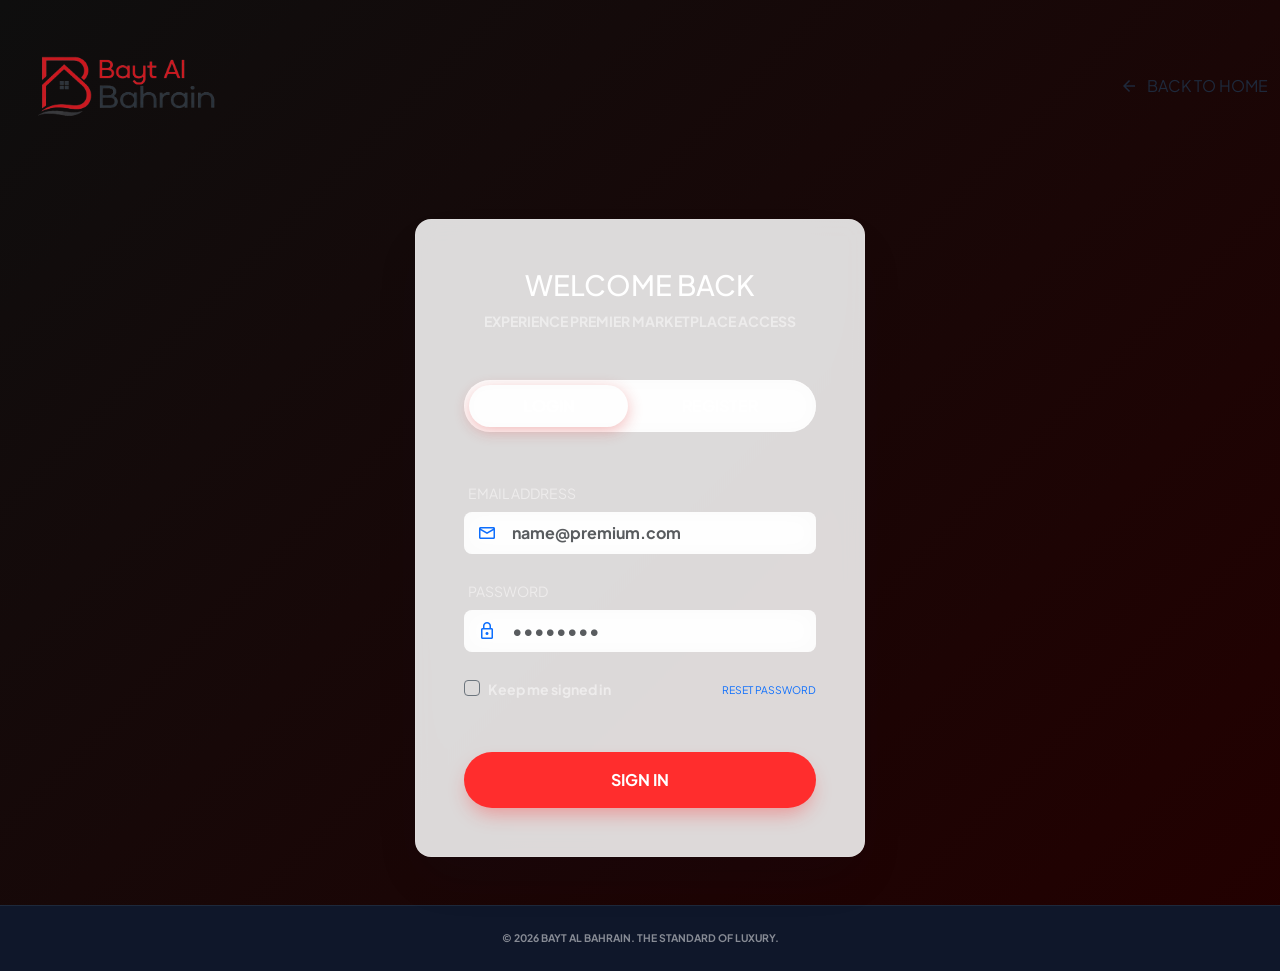
<file: login.html>
<!DOCTYPE html>
<html lang="en">

<head>
    <meta charset="UTF-8">
    <meta name="viewport" content="width=device-width, initial-scale=1.0">
    <title>Join the Elite | Bayt Al Bahrain</title>

    <!-- Google Fonts -->
    <link rel="preconnect" href="https://fonts.googleapis.com">
    <link rel="preconnect" href="https://fonts.gstatic.com" crossorigin>
    <link href="https://fonts.googleapis.com/css2?family=Plus+Jakarta+Sans:wght@300;400;500;600;700;800&display=swap"
        rel="stylesheet">
    <link href="https://fonts.googleapis.com/css2?family=Material+Symbols+Outlined:wght,FILL@100..700,0..1&display=swap"
        rel="stylesheet" />

    <!-- Bootstrap 5 CSS -->
    <link href="https://cdn.jsdelivr.net/npm/bootstrap@5.3.2/dist/css/bootstrap.min.css" rel="stylesheet">

    <!-- Custom CSS -->
    <link rel="stylesheet" href="assets/css/style.css">

    <style>
        body {
            background: linear-gradient(135deg, #0e0e0e 0%, #230000 100%) !important;
            min-height: 100vh;
            display: flex;
            flex-direction: column;
        }

        .auth-container {
            flex-grow: 1;
            display: flex;
            align-items: center;
            justify-content: center;
            padding: 3rem 1rem;
        }

        .auth-card {
            width: 100%;
            max-width: 450px;
        }

        .nav-pills .nav-link {
            color: rgba(255, 255, 255, 0.5);
            transition: all 0.3s ease;
        }

        .nav-pills .nav-link.active {
            background: var(--brand-red) !important;
            color: white !important;
            box-shadow: 0 4px 15px rgba(220, 38, 38, 0.3);
        }
    </style>
</head>

<body>

    <!-- Header (Simplified) -->
    <header class="py-4">
        <div class="container-xxl">
            <div class="d-flex justify-content-between align-items-center">
                <a href="index.html">
                    <img src="./assets/images/logo.png" width="220" alt="Bayt Al Bahrain">
                </a>
                <a href="index.html" class="nav-link-premium d-flex align-items-center gap-2">
                    <span class="material-symbols-outlined fs-5">arrow_back</span>
                    <span>BACK TO HOME</span>
                </a>
            </div>
        </div>
    </header>

    <!-- Main Content -->
    <main class="auth-container">
        <div class="auth-card">
            <div class="glass-effect p-4 p-md-5 rounded-4 shadow-premium border border-white border-opacity-10">
                <div class="text-center mb-5">
                    <h1 class="h3 fw-800 text-white mb-2 text-uppercase tracking-widest">Welcome Back</h1>
                    <p class="text-white opacity-50 small fw-bold">EXPERIENCE PREMIER MARKETPLACE ACCESS</p>
                </div>

                <!-- Tabs -->
                <ul class="nav nav-pills nav-fill mb-5 glass-effect p-1 rounded-pill" id="authTabs" role="tablist">
                    <li class="nav-item" role="presentation">
                        <button class="nav-link active rounded-pill fw-800 py-2 text-uppercase tracking-widest small"
                            id="login-tab" data-bs-toggle="tab" data-bs-target="#login" type="button"
                            role="tab">Login</button>
                    </li>
                    <li class="nav-item" role="presentation">
                        <button class="nav-link rounded-pill fw-800 py-2 text-uppercase tracking-widest small"
                            id="register-tab" data-bs-toggle="tab" data-bs-target="#register" type="button"
                            role="tab">Register</button>
                    </li>
                </ul>

                <div class="tab-content" id="authTabsContent">
                    <!-- Login Form -->
                    <div class="tab-pane fade show active" id="login" role="tabpanel">
                        <form action="dashboard.html">
                            <div class="mb-4">
                                <label
                                    class="form-label small fw-800 text-white opacity-50 text-uppercase tracking-widest ms-1">Email
                                    Address</label>
                                <div
                                    class="input-group glass-effect rounded-3 overflow-hidden border border-white border-opacity-10">
                                    <span class="input-group-text bg-transparent border-0 pe-0"><span
                                            class="material-symbols-outlined fs-5 text-primary">mail</span></span>
                                    <input type="email"
                                        class="form-control border-0 bg-transparent fw-bold text-white py-2"
                                        placeholder="name@premium.com">
                                </div>
                            </div>
                            <div class="mb-4">
                                <label
                                    class="form-label small fw-800 text-white opacity-50 text-uppercase tracking-widest ms-1">Password</label>
                                <div
                                    class="input-group glass-effect rounded-3 overflow-hidden border border-white border-opacity-10">
                                    <span class="input-group-text bg-transparent border-0 pe-0"><span
                                            class="material-symbols-outlined fs-5 text-primary">lock</span></span>
                                    <input type="password"
                                        class="form-control border-0 bg-transparent fw-bold text-white py-2"
                                        placeholder="••••••••">
                                </div>
                            </div>
                            <div class="d-flex justify-content-between align-items-center mb-5">
                                <div class="form-check">
                                    <input class="form-check-input border-secondary bg-transparent" type="checkbox"
                                        id="remember">
                                    <label class="form-check-label small fw-bold text-white opacity-50"
                                        for="remember">Keep me signed in</label>
                                </div>
                                <a href="#"
                                    class="small text-primary fw-800 text-decoration-none text-uppercase tracking-widest"
                                    style="font-size: 0.65rem;">Reset Password</a>
                            </div>
                            <button type="submit"
                                class="btn btn-primary w-100 fw-800 py-3 rounded-pill shadow-premium text-uppercase tracking-widest">Sign
                                In</button>
                        </form>
                    </div>

                    <!-- Register Form -->
                    <div class="tab-pane fade" id="register" role="tabpanel">
                        <form action="dashboard.html">
                            <div class="row g-3 mb-4">
                                <div class="col-6">
                                    <label
                                        class="form-label small fw-800 text-white opacity-50 text-uppercase tracking-widest ms-1">First
                                        Name</label>
                                    <input type="text"
                                        class="form-control glass-effect border-0 fw-bold text-white py-2 rounded-3"
                                        placeholder="John">
                                </div>
                                <div class="col-6">
                                    <label
                                        class="form-label small fw-800 text-white opacity-50 text-uppercase tracking-widest ms-1">Last
                                        Name</label>
                                    <input type="text"
                                        class="form-control glass-effect border-0 fw-bold text-white py-2 rounded-3"
                                        placeholder="Doe">
                                </div>
                            </div>
                            <div class="mb-4">
                                <label
                                    class="form-label small fw-800 text-white opacity-50 text-uppercase tracking-widest ms-1">Email
                                    Address</label>
                                <input type="email"
                                    class="form-control glass-effect border-0 fw-bold text-white py-2 rounded-3"
                                    placeholder="email@premium.com">
                            </div>
                            <div class="mb-4">
                                <label
                                    class="form-label small fw-800 text-white opacity-50 text-uppercase tracking-widest ms-1">Create
                                    Password</label>
                                <input type="password"
                                    class="form-control glass-effect border-0 fw-bold text-white py-2 rounded-3"
                                    placeholder="••••••••">
                            </div>
                            <button type="submit"
                                class="btn btn-primary w-100 fw-800 py-3 rounded-pill shadow-premium text-uppercase tracking-widest mb-4">Create
                                Account</button>
                            <p class="text-center small text-white opacity-50 fw-bold text-uppercase tracking-widest"
                                style="font-size: 0.6rem; line-height: 1.5;">
                                By joining, you agree to our <a href="#" class="text-primary text-decoration-none">Terms
                                    of Excellence</a> & <a href="#" class="text-primary text-decoration-none">Privacy
                                    Charter</a>
                            </p>
                        </form>
                    </div>
                </div>
            </div>
        </div>
    </main>

    <!-- Footer (Simplified) -->
    <footer class="py-4">
        <div class="container text-center">
            <p class="mb-0 text-white opacity-50 small fw-bold text-uppercase tracking-widest"
                style="font-size: 0.65rem;">© 2026 Bayt Al Bahrain. The Standard of Luxury.</p>
        </div>
    </footer>

    <!-- Bootstrap JS -->
    <script src="https://cdn.jsdelivr.net/npm/bootstrap@5.3.2/dist/js/bootstrap.bundle.min.js"></script>
    <script src="assets/js/main.js"></script>
</body>

</html>
</file>
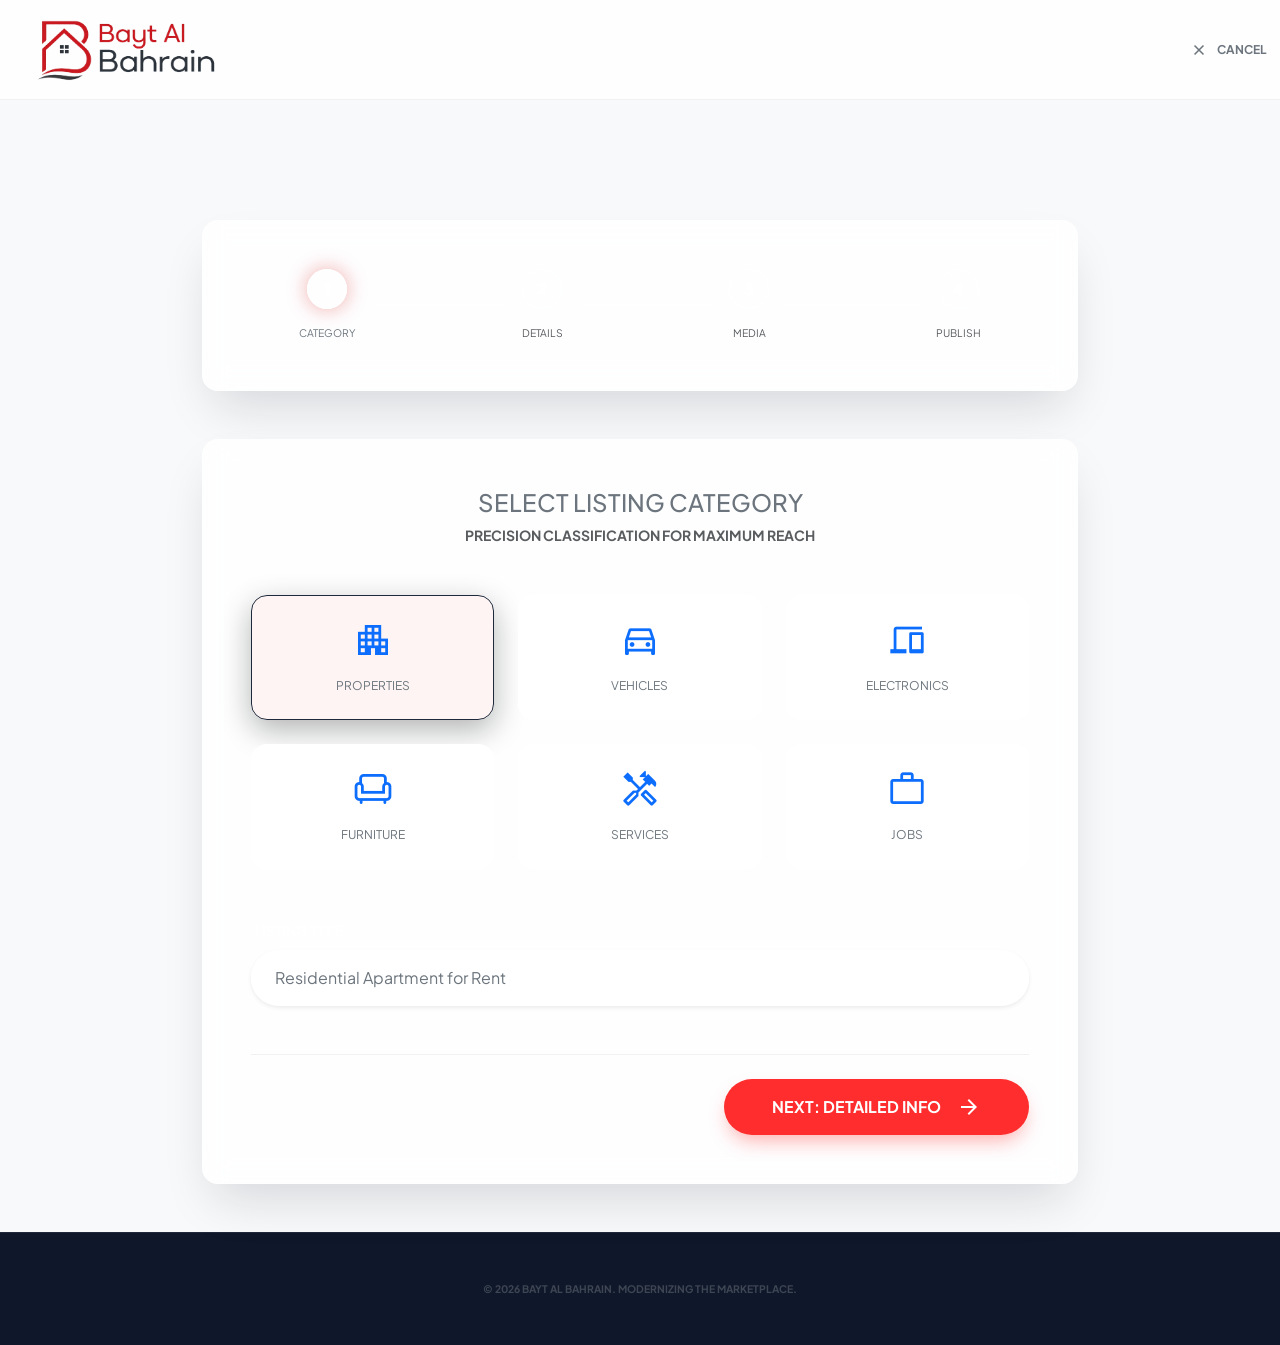
<file: post-ad.html>
<!DOCTYPE html>
<html lang="en">

<head>
    <meta charset="UTF-8">
    <meta name="viewport" content="width=device-width, initial-scale=1.0">
    <title>Post an Ad | Bayt Al Bahrain</title>

    <!-- Google Fonts -->
    <link rel="preconnect" href="https://fonts.googleapis.com">
    <link rel="preconnect" href="https://fonts.gstatic.com" crossorigin>
    <link href="https://fonts.googleapis.com/css2?family=Plus+Jakarta+Sans:wght@300;400;500;600;700;800&display=swap"
        rel="stylesheet">
    <link href="https://fonts.googleapis.com/css2?family=Material+Symbols+Outlined:wght,FILL@100..700,0..1&display=swap"
        rel="stylesheet" />

    <!-- Bootstrap 5 CSS -->
    <link href="https://cdn.jsdelivr.net/npm/bootstrap@5.3.2/dist/css/bootstrap.min.css" rel="stylesheet">

    <!-- Custom CSS -->
    <link rel="stylesheet" href="assets/css/style.css">

    <style>
        .step-indicator {
            width: 40px;
            height: 40px;
            border-radius: 50%;
            background: rgba(255, 255, 255, 0.05);
            color: rgba(255, 255, 255, 0.5);
            display: flex;
            align-items: center;
            justify-content: center;
            font-weight: 800;
            font-size: 16px;
            border: 1px solid rgba(255, 255, 255, 0.1);
            transition: all 0.3s ease;
        }

        .step-item.active .step-indicator {
            background: var(--brand-red);
            color: white;
            border-color: var(--brand-red);
            box-shadow: 0 0 20px rgba(220, 38, 38, 0.4);
        }

        .step-connector {
            flex-grow: 1;
            height: 1px;
            background: rgba(255, 255, 255, 0.1);
            margin: 0 15px;
        }

        .category-radio:checked+.category-card {
            border-color: var(--brand-red) !important;
            background: rgba(220, 38, 38, 0.05) !important;
            box-shadow: 0 10px 30px rgba(0, 0, 0, 0.3) !important;
        }

        .category-card {
            transition: all 0.3s cubic-bezier(0.4, 0, 0.2, 1);
        }
    </style>
</head>

<body class="bg-light">

    <!-- Header Section -->
    <header class="main-header">
        <div class="container-xxl">
            <div class="d-flex justify-content-between align-items-center h-100">
                <!-- Logo Section -->
                <div class="d-flex align-items-center gap-3">
                    <a href="index.html" class="d-flex align-items-center gap-3 text-decoration-none">
                        <img src="./assets/images/logo.png" class="header-logo-img" width="220" alt="Bayt Al Bahrain">
                    </a>
                </div>

                <!-- Right Actions -->
                <div class="d-flex align-items-center gap-4">
                    <a href="index.html"
                        class="btn btn-link text-decoration-none text-secondary fw-800 d-flex align-items-center gap-2 p-0 text-uppercase tracking-widest"
                        style="font-size: 0.75rem;">
                        <span class="material-symbols-outlined fs-5">close</span>
                        <span>Cancel</span>
                    </a>
                </div>
            </div>
        </div>
    </header>

    <!-- Main Content -->
    <main class="mt-5 pt-4">
        <div class="container py-5" style="max-width: 900px;">

            <!-- Stepper (Dark Premium) -->
            <div
                class="glass-effect p-4 p-md-5 rounded-4 shadow-premium border border-white border-opacity-10 mb-5 overflow-hidden">
                <div class="d-flex align-items-center justify-content-between px-md-5">
                    <div class="step-item active d-flex flex-column align-items-center gap-3">
                        <div class="step-indicator">1</div>
                        <span class="small fw-800 text-secondary text-uppercase tracking-widest d-none d-md-block"
                            style="font-size: 0.65rem;">Category</span>
                    </div>
                    <div class="step-connector"></div>
                    <div class="step-item d-flex flex-column align-items-center gap-3">
                        <div class="step-indicator">2</div>
                        <span class="small fw-800 text-muted text-uppercase tracking-widest d-none d-md-block"
                            style="font-size: 0.65rem;">Details</span>
                    </div>
                    <div class="step-connector"></div>
                    <div class="step-item d-flex flex-column align-items-center gap-3">
                        <div class="step-indicator">3</div>
                        <span class="small fw-800 text-muted text-uppercase tracking-widest d-none d-md-block"
                            style="font-size: 0.65rem;">Media</span>
                    </div>
                    <div class="step-connector"></div>
                    <div class="step-item d-flex flex-column align-items-center gap-3">
                        <div class="step-indicator">4</div>
                        <span class="small fw-800 text-muted text-uppercase tracking-widest d-none d-md-block"
                            style="font-size: 0.65rem;">Publish</span>
                    </div>
                </div>
            </div>

            <!-- Form Card -->
            <form action="dashboard.html">
                <div class="glass-effect p-4 p-md-5 rounded-4 shadow-premium border border-white border-opacity-10">
                    <div class="mb-5 text-center">
                        <h2 class="h4 fw-800 text-secondary mb-2 text-uppercase tracking-widest">Select Listing Category
                        </h2>
                        <p class="text-muted small fw-bold tracking-widest">PRECISION CLASSIFICATION FOR MAXIMUM REACH
                        </p>
                    </div>

                    <div class="row row-cols-2 row-cols-md-3 g-4 mb-5">
                        <!-- Properties -->
                        <div class="col">
                            <label class="w-100 cursor-pointer">
                                <input type="radio" name="category" class="d-none category-radio" checked>
                                <div
                                    class="category-card p-4 rounded-4 glass-effect border border-white border-opacity-10 text-center h-100 hover-shadow">
                                    <span class="material-symbols-outlined fs-1 text-primary mb-3">apartment</span>
                                    <p class="fw-800 text-secondary text-uppercase tracking-widest mb-0"
                                        style="font-size: 0.75rem;">Properties</p>
                                </div>
                            </label>
                        </div>
                        <!-- Motors -->
                        <div class="col">
                            <label class="w-100 cursor-pointer">
                                <input type="radio" name="category" class="d-none category-radio">
                                <div
                                    class="category-card p-4 rounded-4 glass-effect border border-white border-opacity-10 text-center h-100 hover-shadow">
                                    <span class="material-symbols-outlined fs-1 text-primary mb-3">directions_car</span>
                                    <p class="fw-800 text-secondary text-uppercase tracking-widest mb-0"
                                        style="font-size: 0.75rem;">Vehicles</p>
                                </div>
                            </label>
                        </div>
                        <!-- Electronics -->
                        <div class="col">
                            <label class="w-100 cursor-pointer">
                                <input type="radio" name="category" class="d-none category-radio">
                                <div
                                    class="category-card p-4 rounded-4 glass-effect border border-white border-opacity-10 text-center h-100 hover-shadow">
                                    <span class="material-symbols-outlined fs-1 text-primary mb-3">devices</span>
                                    <p class="fw-800 text-secondary text-uppercase tracking-widest mb-0"
                                        style="font-size: 0.75rem;">Electronics</p>
                                </div>
                            </label>
                        </div>
                        <!-- Home -->
                        <div class="col">
                            <label class="w-100 cursor-pointer">
                                <input type="radio" name="category" class="d-none category-radio">
                                <div
                                    class="category-card p-4 rounded-4 glass-effect border border-white border-opacity-10 text-center h-100 hover-shadow">
                                    <span class="material-symbols-outlined fs-1 text-primary mb-3">chair</span>
                                    <p class="fw-800 text-secondary text-uppercase tracking-widest mb-0"
                                        style="font-size: 0.75rem;">Furniture</p>
                                </div>
                            </label>
                        </div>
                        <!-- Services -->
                        <div class="col">
                            <label class="w-100 cursor-pointer">
                                <input type="radio" name="category" class="d-none category-radio">
                                <div
                                    class="category-card p-4 rounded-4 glass-effect border border-white border-opacity-10 text-center h-100 hover-shadow">
                                    <span class="material-symbols-outlined fs-1 text-primary mb-3">handyman</span>
                                    <p class="fw-800 text-secondary text-uppercase tracking-widest mb-0"
                                        style="font-size: 0.75rem;">Services</p>
                                </div>
                            </label>
                        </div>
                        <!-- Jobs -->
                        <div class="col">
                            <label class="w-100 cursor-pointer">
                                <input type="radio" name="category" class="d-none category-radio">
                                <div
                                    class="category-card p-4 rounded-4 glass-effect border border-white border-opacity-10 text-center h-100 hover-shadow">
                                    <span class="material-symbols-outlined fs-1 text-primary mb-3">work</span>
                                    <p class="fw-800 text-secondary text-uppercase tracking-widest mb-0"
                                        style="font-size: 0.75rem;">Jobs</p>
                                </div>
                            </label>
                        </div>
                    </div>

                    <div class="mb-5">
                        <label
                            class="form-label small fw-800 text-white text-opacity-50 text-uppercase tracking-widest ms-1">Listing
                            Type</label>
                        <select
                            class="form-select glass-effect border-0 fw-800 text-secondary shadow-sm rounded-pill py-3 px-4">
                            <option>Residential Apartment for Rent</option>
                            <option>Commercial Office for Rent</option>
                            <option>Villa for Sale</option>
                            <option>Land / Plot</option>
                        </select>
                    </div>

                    <div class="d-flex justify-content-end pt-4 border-top border-secondary border-opacity-10">
                        <button type="submit"
                            class="btn btn-primary px-5 py-3 rounded-pill fw-800 shadow-premium text-uppercase tracking-widest d-flex align-items-center gap-3">
                            Next: Detailed Info
                            <span class="material-symbols-outlined">arrow_forward</span>
                        </button>
                    </div>
                </div>
            </form>
        </div>
    </main>

    <!-- Footer -->
    <footer class="py-5">
        <div class="container text-center">
            <p class="mb-0 text-secondary opacity-50 small fw-bold text-uppercase tracking-widest"
                style="font-size: 0.65rem;">© 2026 Bayt Al Bahrain. Modernizing the Marketplace.</p>
        </div>
    </footer>

    <!-- Bootstrap JS -->
    <script src="https://cdn.jsdelivr.net/npm/bootstrap@5.3.2/dist/js/bootstrap.bundle.min.js"></script>
    <script src="assets/js/main.js"></script>
</body>

</html>
</file>
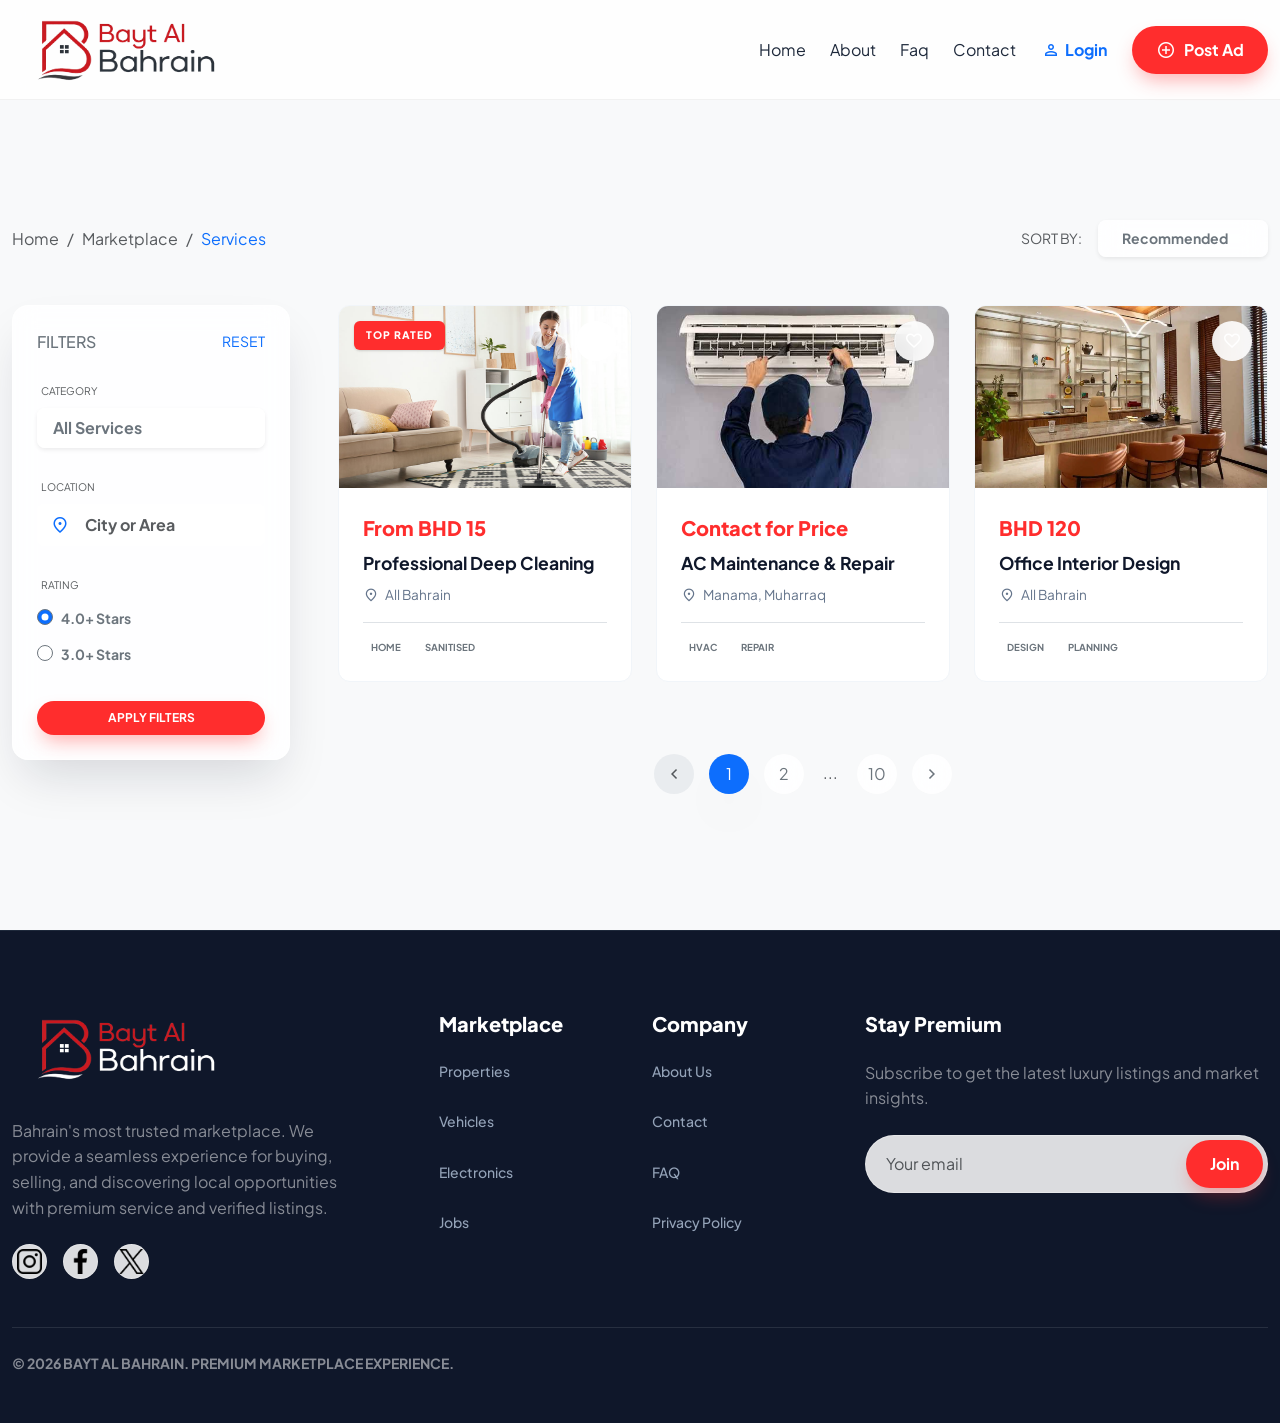
<file: service-listings.html>
<!DOCTYPE html>
<html lang="en">

<head>
    <meta charset="UTF-8">
    <meta name="viewport" content="width=device-width, initial-scale=1.0">
    <title>Service Hub | Bayt Al Bahrain</title>

    <!-- Google Fonts -->
    <link rel="preconnect" href="https://fonts.googleapis.com">
    <link rel="preconnect" href="https://fonts.gstatic.com" crossorigin>
    <link href="https://fonts.googleapis.com/css2?family=Plus+Jakarta+Sans:wght@300;400;500;600;700;800&display=swap"
        rel="stylesheet">
    <link href="https://fonts.googleapis.com/css2?family=Material+Symbols+Outlined:wght,FILL@100..700,0..1&display=swap"
        rel="stylesheet" />

    <!-- Bootstrap 5 CSS -->
    <link href="https://cdn.jsdelivr.net/npm/bootstrap@5.3.2/dist/css/bootstrap.min.css" rel="stylesheet">

    <!-- Custom CSS -->
    <link rel="stylesheet" href="assets/css/style.css">
</head>

<body class="bg-light">

    <!-- Header Section -->
    <header class="main-header">
        <div class="container-xxl">
            <div class="d-flex justify-content-between align-items-center h-100">
                <!-- Logo Section -->
                <div class="d-flex align-items-center gap-3">
                    <a href="index.html" class="d-flex align-items-center gap-3 text-decoration-none">
                        <img src="./assets/images/logo.png" class="header-logo-img" width="220" alt="Bayt Al Bahrain">
                    </a>
                </div>

                <!-- Right Actions -->
                <div class="d-flex align-items-center gap-2 gap-md-4">
                    <a href="index.html" class="nav-link-premium d-none d-lg-block">Home</a>
                    <a href="about.html" class="nav-link-premium d-none d-lg-block">About</a>
                    <a href="faq.html" class="nav-link-premium d-none d-lg-block">Faq</a>
                    <a href="contact.html" class="nav-link-premium d-none d-lg-block">Contact</a>

                    <a href="login.html"
                        class="btn btn-link nav-link-premium d-flex align-items-center gap-1 p-0 text-decoration-none">
                        <span class="material-symbols-outlined fs-5">person</span>
                        <span>Login</span>
                    </a>

                    <a href="post-ad.html"
                        class="btn btn-primary d-flex align-items-center gap-2 px-4 rounded-pill shadow-premium">
                        <span class="material-symbols-outlined fs-5">add_circle</span>
                        <span class="d-none d-sm-inline">Post Ad</span>
                    </a>
                </div>
            </div>
        </div>
    </header>

    <!-- Main Content -->
    <main class="mt-5 pt-4">
        <div class="container-xxl py-5">
            <!-- Breadcrumbs & Sort -->
            <div class="d-flex flex-column flex-md-row justify-content-between align-items-md-center mb-5 gap-3">
                <nav aria-label="breadcrumb">
                    <ol class="breadcrumb mb-0">
                        <li class="breadcrumb-item"><a href="index.html"
                                class="text-decoration-none text-muted">Home</a></li>
                        <li class="breadcrumb-item"><a href="#" class="text-decoration-none text-muted">Marketplace</a>
                        </li>
                        <li class="breadcrumb-item active text-primary fw-800" aria-current="page">Services</li>
                    </ol>
                </nav>
                <div class="d-flex align-items-center gap-3">
                    <span class="text-muted small fw-800 text-uppercase tracking-widest">Sort by:</span>
                    <select
                        class="form-select form-select-sm glass-effect border-0 fw-bold text-secondary shadow-sm rounded-3 py-2 px-4"
                        style="width: auto;">
                        <option>Recommended</option>
                        <option>Top Rated</option>
                        <option>Price: Low to High</option>
                    </select>
                </div>
            </div>

            <div class="row g-5">
                <!-- Filters Sidebar -->
                <div class="col-lg-3">
                    <div class="glass-effect p-4 rounded-4 shadow-premium sticky-top" style="top: 100px; z-index: 900;">
                        <div class="d-flex justify-content-between align-items-center mb-4">
                            <h4 class="h6 fw-800 mb-0 text-secondary text-uppercase tracking-widest">Filters</h4>
                            <a href="#"
                                class="text-primary small fw-800 text-decoration-none text-uppercase tracking-widest">Reset</a>
                        </div>

                        <!-- Category -->
                        <div class="mb-4">
                            <label class="form-label small fw-800 text-muted text-uppercase tracking-widest ms-1"
                                style="font-size: 0.65rem;">Category</label>
                            <select
                                class="form-select glass-effect border-0 fw-bold text-secondary shadow-sm rounded-3 py-2">
                                <option>All Services</option>
                                <option>Home Maintenance</option>
                                <option>Cleaning</option>
                                <option>Movers & Packers</option>
                                <option>Electronics Repair</option>
                            </select>
                        </div>

                        <!-- Location -->
                        <div class="mb-4">
                            <label class="form-label small fw-800 text-muted text-uppercase tracking-widest ms-1"
                                style="font-size: 0.65rem;">Location</label>
                            <div class="input-group glass-effect rounded-3 overflow-hidden">
                                <span class="input-group-text bg-transparent border-0 pe-0"><span
                                        class="material-symbols-outlined fs-5 text-primary">location_on</span></span>
                                <input type="text"
                                    class="form-control border-0 bg-transparent fw-bold text-secondary py-2"
                                    placeholder="City or Area">
                            </div>
                        </div>

                        <!-- Rating -->
                        <div class="mb-4">
                            <label class="form-label small fw-800 text-muted text-uppercase tracking-widest ms-1"
                                style="font-size: 0.65rem;">Rating</label>
                            <div class="d-flex flex-column gap-2 mt-1">
                                <div class="form-check">
                                    <input class="form-check-input border-secondary" type="radio" name="rating" id="r4"
                                        checked>
                                    <label class="form-check-label small fw-bold text-secondary" for="r4">4.0+
                                        Stars</label>
                                </div>
                                <div class="form-check">
                                    <input class="form-check-input border-secondary" type="radio" name="rating" id="r3">
                                    <label class="form-check-label small fw-bold text-secondary" for="r3">3.0+
                                        Stars</label>
                                </div>
                            </div>
                        </div>

                        <button
                            class="btn btn-primary w-100 fw-800 rounded-pill text-white shadow-premium mt-2 py-2 text-uppercase tracking-widest"
                            style="font-size: 0.75rem;">Apply Filters</button>
                    </div>
                </div>

                <!-- Listings Grid -->
                <div class="col-lg-9">
                    <div class="row row-cols-1 row-cols-md-2 row-cols-lg-3 g-4">
                        <!-- Service Card 1 -->
                        <div class="col">
                            <a href="#" class="text-decoration-none">
                                <div class="listing-card h-100">
                                    <div class="card-img-wrapper">
                                        <img src="./assets/images/professional-house-cleaning.jpg"
                                            alt="Professional Deep Cleaning">
                                        <span class="card-badge bg-primary">Top Rated</span>
                                        <button class="card-fav-btn"><span
                                                class="material-symbols-outlined fs-5 text-white">favorite</span></button>
                                    </div>
                                    <div class="card-body">
                                        <div class="d-flex justify-content-between align-items-center mb-2">
                                            <span class="card-price mb-0">From BHD 15</span>
                                        </div>
                                        <h3 class="card-title">Professional Deep Cleaning</h3>
                                        <div class="card-location mb-3">
                                            <span class="material-symbols-outlined fs-6">location_on</span>
                                            All Bahrain
                                        </div>
                                        <div class="card-features border-top pt-3 d-flex gap-2">
                                            <span class="badge glass-effect text-secondary border-0 fw-800 py-1 px-2"
                                                style="font-size: 0.6rem;">HOME</span>
                                            <span class="badge glass-effect text-secondary border-0 fw-800 py-1 px-2"
                                                style="font-size: 0.6rem;">SANITISED</span>
                                        </div>
                                    </div>
                                </div>
                            </a>
                        </div>

                        <!-- Service Card 2 -->
                        <div class="col">
                            <a href="#" class="text-decoration-none">
                                <div class="listing-card h-100">
                                    <div class="card-img-wrapper">
                                        <img src="./assets/images/ac-repair.jpg" alt="AC Maintenance">
                                        <button class="card-fav-btn"><span
                                                class="material-symbols-outlined fs-5 text-white">favorite</span></button>
                                    </div>
                                    <div class="card-body">
                                        <div class="d-flex justify-content-between align-items-center mb-2">
                                            <span class="card-price mb-0">Contact for Price</span>
                                        </div>
                                        <h3 class="card-title">AC Maintenance & Repair</h3>
                                        <div class="card-location mb-3">
                                            <span class="material-symbols-outlined fs-6">location_on</span>
                                            Manama, Muharraq
                                        </div>
                                        <div class="card-features border-top pt-3 d-flex gap-2">
                                            <span class="badge glass-effect text-secondary border-0 fw-800 py-1 px-2"
                                                style="font-size: 0.6rem;">HVAC</span>
                                            <span class="badge glass-effect text-secondary border-0 fw-800 py-1 px-2"
                                                style="font-size: 0.6rem;">REPAIR</span>
                                        </div>
                                    </div>
                                </div>
                            </a>
                        </div>

                        <!-- Service Card 3 -->
                        <div class="col">
                            <a href="#" class="text-decoration-none">
                                <div class="listing-card h-100">
                                    <div class="card-img-wrapper">
                                        <img src="./assets/images/MD-Room-Interior.webp" alt="Office Interior Design">
                                        <button class="card-fav-btn"><span
                                                class="material-symbols-outlined fs-5 text-white">favorite</span></button>
                                    </div>
                                    <div class="card-body">
                                        <div class="d-flex justify-content-between align-items-center mb-2">
                                            <span class="card-price mb-0">BHD 120</span>
                                        </div>
                                        <h3 class="card-title">Office Interior Design</h3>
                                        <div class="card-location mb-3">
                                            <span class="material-symbols-outlined fs-6">location_on</span>
                                            All Bahrain
                                        </div>
                                        <div class="card-features border-top pt-3 d-flex gap-2">
                                            <span class="badge glass-effect text-secondary border-0 fw-800 py-1 px-2"
                                                style="font-size: 0.6rem;">DESIGN</span>
                                            <span class="badge glass-effect text-secondary border-0 fw-800 py-1 px-2"
                                                style="font-size: 0.6rem;">PLANNING</span>
                                        </div>
                                    </div>
                                </div>
                            </a>
                        </div>
                    </div>

                    <!-- Pagination -->
                    <div class="d-flex justify-content-center mt-5 py-4">
                        <nav aria-label="Page navigation">
                            <ul class="pagination gap-3">
                                <li class="page-item disabled">
                                    <a class="page-link rounded-circle border-0 glass-effect p-2 d-flex align-items-center justify-content-center"
                                        href="#" style="width: 40px; height: 40px;">
                                        <span class="material-symbols-outlined fs-5">chevron_left</span>
                                    </a>
                                </li>
                                <li class="page-item"><a
                                        class="page-link active rounded-circle border-0 bg-primary text-white p-2 d-flex align-items-center justify-content-center shadow-premium"
                                        href="#" style="width: 40px; height: 40px;">1</a></li>
                                <li class="page-item"><a
                                        class="page-link rounded-circle border-0 glass-effect text-secondary p-2 d-flex align-items-center justify-content-center hover-shadow"
                                        href="#" style="width: 40px; height: 40px;">2</a></li>
                                <li class="page-item disabled"><span
                                        class="page-link border-0 bg-transparent px-1">...</span></li>
                                <li class="page-item"><a
                                        class="page-link rounded-circle border-0 glass-effect text-secondary p-2 d-flex align-items-center justify-content-center hover-shadow"
                                        href="#" style="width: 40px; height: 40px;">10</a></li>
                                <li class="page-item">
                                    <a class="page-link rounded-circle border-0 glass-effect text-secondary p-2 d-flex align-items-center justify-content-center hover-shadow"
                                        href="#" style="width: 40px; height: 40px;">
                                        <span class="material-symbols-outlined fs-5">chevron_right</span>
                                    </a>
                                </li>
                            </ul>
                        </nav>
                    </div>
                </div>
            </div>
        </div>
    </main>

    <!-- Footer Section -->
    <footer class="pt-5 mt-5">
        <div class="container-xxl py-2">
            <div class="row gy-5 mb-5">
                <!-- Brand & Description -->
                <div class="col-lg-4">
                    <div class="mb-2">
                        <img src="./assets/images/logo-w.png" width="220" alt="Bayt Al Bahrain">
                    </div>
                    <p class="text-white opacity-50 mb-4 pe-lg-5">
                        Bahrain's most trusted marketplace. We provide a seamless experience for buying, selling, and
                        discovering local opportunities with premium service and verified listings.
                    </p>
                    <div class="d-flex gap-3">
                        <a href="#" class="social-btn glass-effect p-2 rounded-circle"><img
                                src="/assets/images/instagram.png" width="25" alt="Instagram"></a>
                        <a href="#" class="social-btn glass-effect p-2 rounded-circle"><img
                                src="/assets/images/facebook.png" width="25" alt="Facebook"></a>
                        <a href="#" class="social-btn glass-effect p-2 rounded-circle"><img
                                src="/assets/images/twitter.png" width="25" alt="Twitter"></a>
                    </div>
                </div>

                <!-- Column 2 -->
                <div class="col-lg-2 col-md-4">
                    <h5 class="text-white fw-800 mb-4 mt-4">Marketplace</h5>
                    <ul class="list-unstyled d-flex flex-column gap-3">
                        <li><a href="property-listings.html" class="footer-link">Properties</a></li>
                        <li><a href="car-listings.html" class="footer-link">Vehicles</a></li>
                        <li><a href="electronics-listings.html" class="footer-link">Electronics</a></li>
                        <li><a href="job-listings.html" class="footer-link">Jobs</a></li>
                    </ul>
                </div>

                <!-- Column 3 -->
                <div class="col-lg-2 col-md-4">
                    <h5 class="text-white fw-800 mb-4 mt-4">Company</h5>
                    <ul class="list-unstyled d-flex flex-column gap-3">
                        <li><a href="about.html" class="footer-link">About Us</a></li>
                        <li><a href="contact.html" class="footer-link">Contact</a></li>
                        <li><a href="faq.html" class="footer-link">FAQ</a></li>
                        <li><a href="#" class="footer-link">Privacy Policy</a></li>
                    </ul>
                </div>

                <!-- Newsletter -->
                <div class="col-lg-4 col-md-4">
                    <h5 class="text-white fw-800 mb-4 mt-4">Stay Premium</h5>
                    <p class="text-white opacity-50 mb-4">Subscribe to get the latest luxury listings and market
                        insights.</p>
                    <div class="input-group mb-3 glass-effect p-1 rounded-pill">
                        <input type="text" class="form-control border-0 bg-transparent text-white ps-3"
                            placeholder="Your email">
                        <button class="btn btn-primary rounded-pill px-4">Join</button>
                    </div>
                </div>
            </div>

            <div
                class="border-top border-white border-opacity-10 pt-4 d-flex flex-column flex-md-row justify-content-between align-items-center gap-3">
                <p class="mb-0 text-white opacity-50 small fw-bold text-uppercase tracking-widest">© 2026 Bayt Al
                    Bahrain. Premium Marketplace Experience.</p>
                <!-- <div class="d-flex gap-4 small fw-bold text-uppercase tracking-widest">
                    <a href="#" class="text-white opacity-50 text-decoration-none hover-white">Support</a>
                    <a href="#" class="text-white opacity-50 text-decoration-none hover-white">API</a>
                </div> -->
            </div>
        </div>
    </footer>

    <!-- Bootstrap JS -->
    <script src="https://cdn.jsdelivr.net/npm/bootstrap@5.3.2/dist/js/bootstrap.bundle.min.js"></script>
    <script src="assets/js/main.js"></script>
</body>

</html>
</file>
<file: assets/css/style.css>
:root {
  /* Colors - Premium Midnight & Crimson Palette */
  --primary: #FF2D2D;
  /* Vibrant Red */
  --primary-glow: rgba(255, 45, 45, 0.4);
  --primary-hover: #D80000;
  --secondary: #0F172A;
  /* Slate 900 - Deep Blue/Black */
  --secondary-light: #1E293B;
  /* Slate 800 */
  --accent: #e08226;
  /* Amber 500 */

  --body-bg: #F8FAFC;
  --white: #FFFFFF;
  --glass-bg: rgba(255, 255, 255, 0.85);

  /* Text */
  --text-main: #1E293B;
  --text-muted: #64748B;
  --text-light: #94A3B8;

  /* Borders */
  --border-color: #E2E8F0;
  --border-light: #F1F5F9;

  /* Typography */
  --font-main: 'Plus Jakarta Sans', sans-serif;

  /* Effects */
  --shadow-sm: 0 1px 3px 0 rgba(0, 0, 0, 0.1), 0 1px 2px 0 rgba(0, 0, 0, 0.06);
  --shadow-md: 0 10px 15px -3px rgba(0, 0, 0, 0.08), 0 4px 6px -2px rgba(0, 0, 0, 0.05);
  --shadow-lg: 0 20px 25px -5px rgba(0, 0, 0, 0.1), 0 10px 10px -5px rgba(0, 0, 0, 0.04);
  --shadow-premium: 0 25px 50px -12px rgba(15, 23, 42, 0.15);
  --radius-sm: 8px;
  --radius-md: 12px;
  --radius-lg: 20px;
  --transition: all 0.3s cubic-bezier(0.4, 0, 0.2, 1);
}

/* General Reset & Typography */
body {
  font-family: var(--font-main);
  background-color: var(--body-bg);
  color: var(--text-main);
  line-height: 1.6;
  overflow-x: hidden;
  -webkit-font-smoothing: antialiased;
}

h1,
h2,
h3,
h4,
h5,
h6 {
  color: var(--secondary);
  font-weight: 800;
  line-height: 1.25;
  margin-bottom: 1.5rem;
}

.text-gradient {
  background: linear-gradient(135deg, var(--accent) 0%, var(--accent) 100%);
  -webkit-background-clip: text;
  background-clip: text;
  -webkit-text-fill-color: transparent;
}

a {
  text-decoration: none;
  color: inherit;
  transition: var(--transition);
}

a:hover {
  color: var(--primary);
}

/* Utility Classes */
.rounded-custom {
  border-radius: var(--radius-md);
}

.rounded-lg-custom {
  border-radius: var(--radius-lg);
}

.glass-effect {
  background: var(--glass-bg);
  backdrop-filter: blur(12px);
  -webkit-backdrop-filter: blur(12px);
  border: 1px solid rgba(255, 255, 255, 0.3);
}

.shadow-premium {
  box-shadow: var(--shadow-premium);
}

.hover-lift {
  transition: var(--transition);
}

.hover-lift:hover {
  transform: translateY(-8px);
  box-shadow: var(--shadow-lg);
}

/* Buttons */
.btn {
  padding: 12px 28px;
  font-weight: 700;
  border-radius: 9999px;
  transition: var(--transition);
  display: inline-flex;
  align-items: center;
  justify-content: center;
  gap: 8px;
}

.btn-primary {
  background: var(--primary);
  border: none;
  color: var(--white);
  box-shadow: 0 10px 20px -5px var(--primary-glow);
}

.btn-primary:hover {
  background: var(--primary-hover);
  transform: translateY(-2px);
  box-shadow: 0 15px 30px -5px var(--primary-glow);
  color: var(--white);
}

.btn-premium {
  background: var(--secondary);
  color: var(--white);
  border: none;
  position: relative;
  overflow: hidden;
}

.btn-premium::after {
  content: '';
  position: absolute;
  top: 0;
  left: -100%;
  width: 100%;
  height: 100%;
  background: linear-gradient(90deg, transparent, rgba(255, 255, 255, 0.2), transparent);
  transition: 0.5s;
}

.btn-premium:hover::after {
  left: 100%;
}

.btn-premium:hover {
  background: #000;
  color: var(--white);
  transform: translateY(-2px);
}

/* Header */
.main-header {
  background: rgba(255, 255, 255, 0.8);
  backdrop-filter: blur(12px);
  -webkit-backdrop-filter: blur(12px);
  border-bottom: 1px solid rgba(0, 0, 0, 0.05);
  position: sticky;
  top: 0;
  z-index: 1000;
  height: 100px;
  display: flex;
  align-items: center;
  transition: var(--transition);
}

.main-header.scrolled {
  height: 80px;
  background: rgba(255, 255, 255, 0.95);
  box-shadow: var(--shadow-md);
}

.logo-text {
  font-size: 1.25rem;
  font-weight: 700;
  color: var(--secondary);
  line-height: 1;
}

.logo-subtext {
  font-size: 0.75rem;
  color: var(--primary);
  font-weight: 700;
  text-transform: uppercase;
  letter-spacing: 0.05em;
  display: block;
}

.header-search {
  position: relative;
}

.header-search input {
  background: #F8FAFC;
  border: 1px solid var(--border-color);
  border-radius: 9999px;
  padding: 10px 16px 10px 48px;
  width: 100%;
  font-size: 0.875rem;
}

.header-search input:focus {
  outline: none;
  border-color: var(--primary);
  box-shadow: 0 0 0 3px rgba(227, 27, 35, 0.1);
}

.header-search .search-icon {
  position: absolute;
  left: 16px;
  top: 50%;
  transform: translateY(-50%);
  color: #94A3B8;
  pointer-events: none;
}

/* Grid System Overrides (if needed) & Components */

/* Cards */
.listing-card {
  background: var(--white);
  border: 1px solid var(--border-light);
  border-radius: var(--radius-md);
  overflow: hidden;
  transition: var(--transition);
  position: relative;
}

.listing-card:hover {
  box-shadow: var(--shadow-lg);
  transform: translateY(-5px);
  border-color: rgba(255, 45, 45, 0.1);
}

.card-img-wrapper {
  position: relative;
  aspect-ratio: 16/10;
  overflow: hidden;
}

.card-img-wrapper img {
  width: 100%;
  height: 100%;
  object-fit: cover;
  transition: transform 0.6s cubic-bezier(0.4, 0, 0.2, 1);
}

.listing-card:hover .card-img-wrapper img {
  transform: scale(1.08);
}

.card-badge {
  position: absolute;
  top: 15px;
  left: 15px;
  background: var(--secondary);
  color: var(--white);
  font-size: 0.65rem;
  font-weight: 800;
  padding: 6px 12px;
  border-radius: 6px;
  text-transform: uppercase;
  letter-spacing: 1px;
  z-index: 2;
  box-shadow: var(--shadow-sm);
}

.card-badge.bg-primary {
  background: var(--primary) !important;
}

.card-fav-btn {
  position: absolute;
  top: 15px;
  right: 15px;
  width: 40px;
  height: 40px;
  background: rgba(255, 255, 255, 0.9);
  backdrop-filter: blur(8px);
  border-radius: 50%;
  border: none;
  display: flex;
  align-items: center;
  justify-content: center;
  color: var(--text-light);
  cursor: pointer;
  transition: var(--transition);
  z-index: 2;
}

.card-fav-btn:hover {
  background: var(--white);
  color: var(--primary);
  transform: scale(1.1);
  box-shadow: var(--shadow-sm);
}

.card-body {
  padding: 24px;
}

.card-price {
  color: var(--primary);
  font-weight: 800;
  font-size: 1.25rem;
  margin-bottom: 6px;
  display: block;
}

.card-title {
  font-size: 1.1rem;
  font-weight: 700;
  color: var(--secondary);
  margin-bottom: 10px;
  transition: var(--transition);
}

.listing-card:hover .card-title {
  color: var(--primary);
}

.card-location {
  display: flex;
  align-items: center;
  gap: 6px;
  font-size: 0.85rem;
  color: var(--text-muted);
  margin-bottom: 20px;
}

.card-features {
  display: flex;
  align-items: center;
  gap: 16px;
  padding-top: 16px;
  border-top: 1px solid var(--border-light);
  font-size: 0.75rem;
  font-weight: 700;
  color: var(--text-main);
}

.feature-item {
  display: flex;
  align-items: center;
  gap: 6px;
}

.feature-item i,
.feature-item span {
  color: var(--primary);
}

/* Categories */
.category-card {
  background: var(--white);
  border: 1px solid var(--border-light);
  border-radius: var(--radius-md);
  padding: 30px 20px;
  text-align: center;
  display: block;
  transition: var(--transition);
  position: relative;
  z-index: 1;
}

.category-card::before {
  content: '';
  position: absolute;
  top: 0;
  left: 0;
  width: 100%;
  height: 100%;
  background: linear-gradient(135deg, var(--white) 0%, #f1f5f9 100%);
  border-radius: inherit;
  z-index: -1;
  opacity: 0;
  transition: var(--transition);
}

.category-card:hover {
  transform: translateY(-8px);
  box-shadow: var(--shadow-premium);
  border-color: transparent;
}

.category-card:hover::before {
  opacity: 1;
}

.category-icon {
  width: 80px;
  height: 80px;
  background: #f8fafc;
  border-radius: 50%;
  display: flex;
  align-items: center;
  justify-content: center;
  margin: 0 auto 20px;
  transition: var(--transition);
  box-shadow: inset 0 2px 4px 0 rgba(0, 0, 0, 0.02);
}

.category-card:hover .category-icon {
  background: var(--white);
  transform: scale(1.1) rotate(5deg);
  box-shadow: var(--shadow-md);
}

.category-icon img {
  width: 40px;
  height: 40px;
  object-fit: contain;
}


.category-title {
  font-weight: 700;
  color: var(--text-dark);
  margin-bottom: 4px;
}

.category-count {
  font-size: 0.75rem;
  color: var(--text-muted);
  font-weight: 500;
}

/* Category Dropdown Custom Styles */
.category-dropdown-menu {
  min-width: 280px;
  transform: translateY(10px) !important;
}

.category-dropdown-menu .dropdown-item {
  transition: all 0.2s ease;
}

.category-dropdown-menu .dropdown-item:hover {
  background-color: #F8FAFC;
  transform: translateX(5px);
}

.bg-accent-subtle {
  background-color: rgba(255, 193, 7, 0.1);
}

.text-accent {
  color: #FFC107;
}

/* Hero Section */
.hero-section {
  position: relative;
  min-height: 600px;
  display: flex;
  align-items: center;
  background: var(--secondary);
  background-image: url('/assets/images/hero.jpeg');
  background-size: cover;
  background-position: center;
  background-attachment: fixed;
  padding: 100px 0;
  overflow: hidden;
}

.hero-overlay {
  position: absolute;
  top: 0;
  left: 0;
  width: 100%;
  height: 100%;
  background: linear-gradient(to bottom, rgba(15, 23, 42, 0.4) 0%, rgba(15, 23, 42, 0.9) 100%),
    radial-gradient(circle at center, transparent 0%, rgba(15, 23, 42, 0.4) 100%);
}

.search-box-premium {
  background: var(--white);
  border-radius: var(--radius-lg);
  padding: 12px;
  box-shadow: var(--shadow-premium);
  border: 1px solid rgba(255, 255, 255, 0.1);
  margin-top: 40px;
  max-width: 1000px;
  margin-inline: auto;
}

.search-main-grid {
  display: grid;
  grid-template-columns: 1fr 1fr 1fr auto;
  gap: 8px;
  align-items: center;
}

@media (max-width: 991px) {
  .search-main-grid {
    grid-template-columns: 1fr;
  }
}

.search-item {
  padding: 12px 20px;
  border-right: 1px solid var(--border-light);
}

.search-item:last-child {
  border-right: none;
}

.search-label {
  display: block;
  font-size: 0.7rem;
  font-weight: 800;
  color: var(--text-light);
  text-transform: uppercase;
  letter-spacing: 0.05em;
  margin-bottom: 4px;
}

.search-field-modern {
  width: 100%;
  border: none;
  background: transparent;
  font-weight: 600;
  color: var(--secondary);
  padding: 0;
  font-size: 0.95rem;
}

.search-field-modern:focus {
  outline: none;
}

.search-field-modern::placeholder {
  color: var(--text-light);
}

/* Footer */
footer {
  background-color: #0F172A;
  color: #94A3B8;
  padding-top: 80px;
  padding-bottom: 40px;
  border-top: 1px solid #1E293B;
}

.footer-heading {
  color: var(--white);
  font-weight: 700;
  font-size: 0.875rem;
  text-transform: uppercase;
  letter-spacing: 0.1em;
  margin-bottom: 24px;
}

.footer-link {
  color: #94A3B8;
  transition: color 0.2s;
  display: flex;
  align-items: center;
  gap: 8px;
  margin-bottom: 12px;
  font-size: 0.875rem;
  font-weight: 500;
  text-decoration: none;
}

.footer-link:hover {
  color: var(--primary);
}

.social-btn {
  width: 35px;
  height: 35px;
  display: flex;
  align-items: center;
  justify-content: center;
}

/* RTL Support */
[dir="rtl"] {
  text-align: right;
  font-family: 'Plus Jakarta Sans', sans-serif;
}

[dir="rtl"] .header-search input {
  padding: 10px 48px 10px 16px;
}

[dir="rtl"] .header-search .search-icon {
  left: auto;
  right: 16px;
}

[dir="rtl"] .card-fav-btn {
  right: auto;
  left: 12px;
}

[dir="rtl"] .card-badge {
  left: auto;
  right: 12px;
}

[dir="rtl"] .feature-item {
  flex-direction: row-reverse;
}

/* Responsive adjustments */
@media (max-width: 768px) {
  .search-box-container {
    flex-direction: column;
  }
}

@media (min-width: 768px) {
  .w-md-auto {
    width: auto !important;
  }
}

/* App Section */
.app-section {
  background: linear-gradient(90deg, var(--secondary) 0%, #1e293b 100%);
  border-radius: 40px;
  position: relative;
  overflow: hidden;
}

/* Forms */
.form-control,
.form-select {
  padding: 12px 16px;
  border-radius: var(--border-radius-sm);
  border: 1px solid var(--border-color);
}

.form-control:focus,
.form-select:focus {
  border-color: var(--primary);
  box-shadow: 0 0 0 4px rgba(227, 27, 35, 0.1);
}

.nav-pills .nav-link.active,
.nav-pills .show>.nav-link {
  background-color: var(--primary);
}

.nav-pills .nav-link {
  color: var(--secondary);
  font-weight: 600;
}

/* Custom Dropdown Styling */
.dropdown-toggle::after {
  margin-left: 0.5em;
  /* default is closer */
  vertical-align: middle;
}

.filter-scroll .form-select {
  padding-top: 0.375rem;
  padding-bottom: 0.375rem;
  height: 38px;
  font-size: 0.875rem;
  display: flex;
  align-items: center;
}

.filter-label {
  font-size: 0.65rem;
  font-weight: 700;
  text-transform: uppercase;
  letter-spacing: 0.05em;
  color: var(--text-muted);
  margin-bottom: 2px;
  line-height: 1;
}

.dropdown-item:active,
.dropdown-item.active {
  background-color: var(--primary);
  color: var(--white);
}

.dropdown-item:hover {
  background-color: #F8FAFC;
  /* Slate 50 */
  color: var(--primary);
}
</file>
